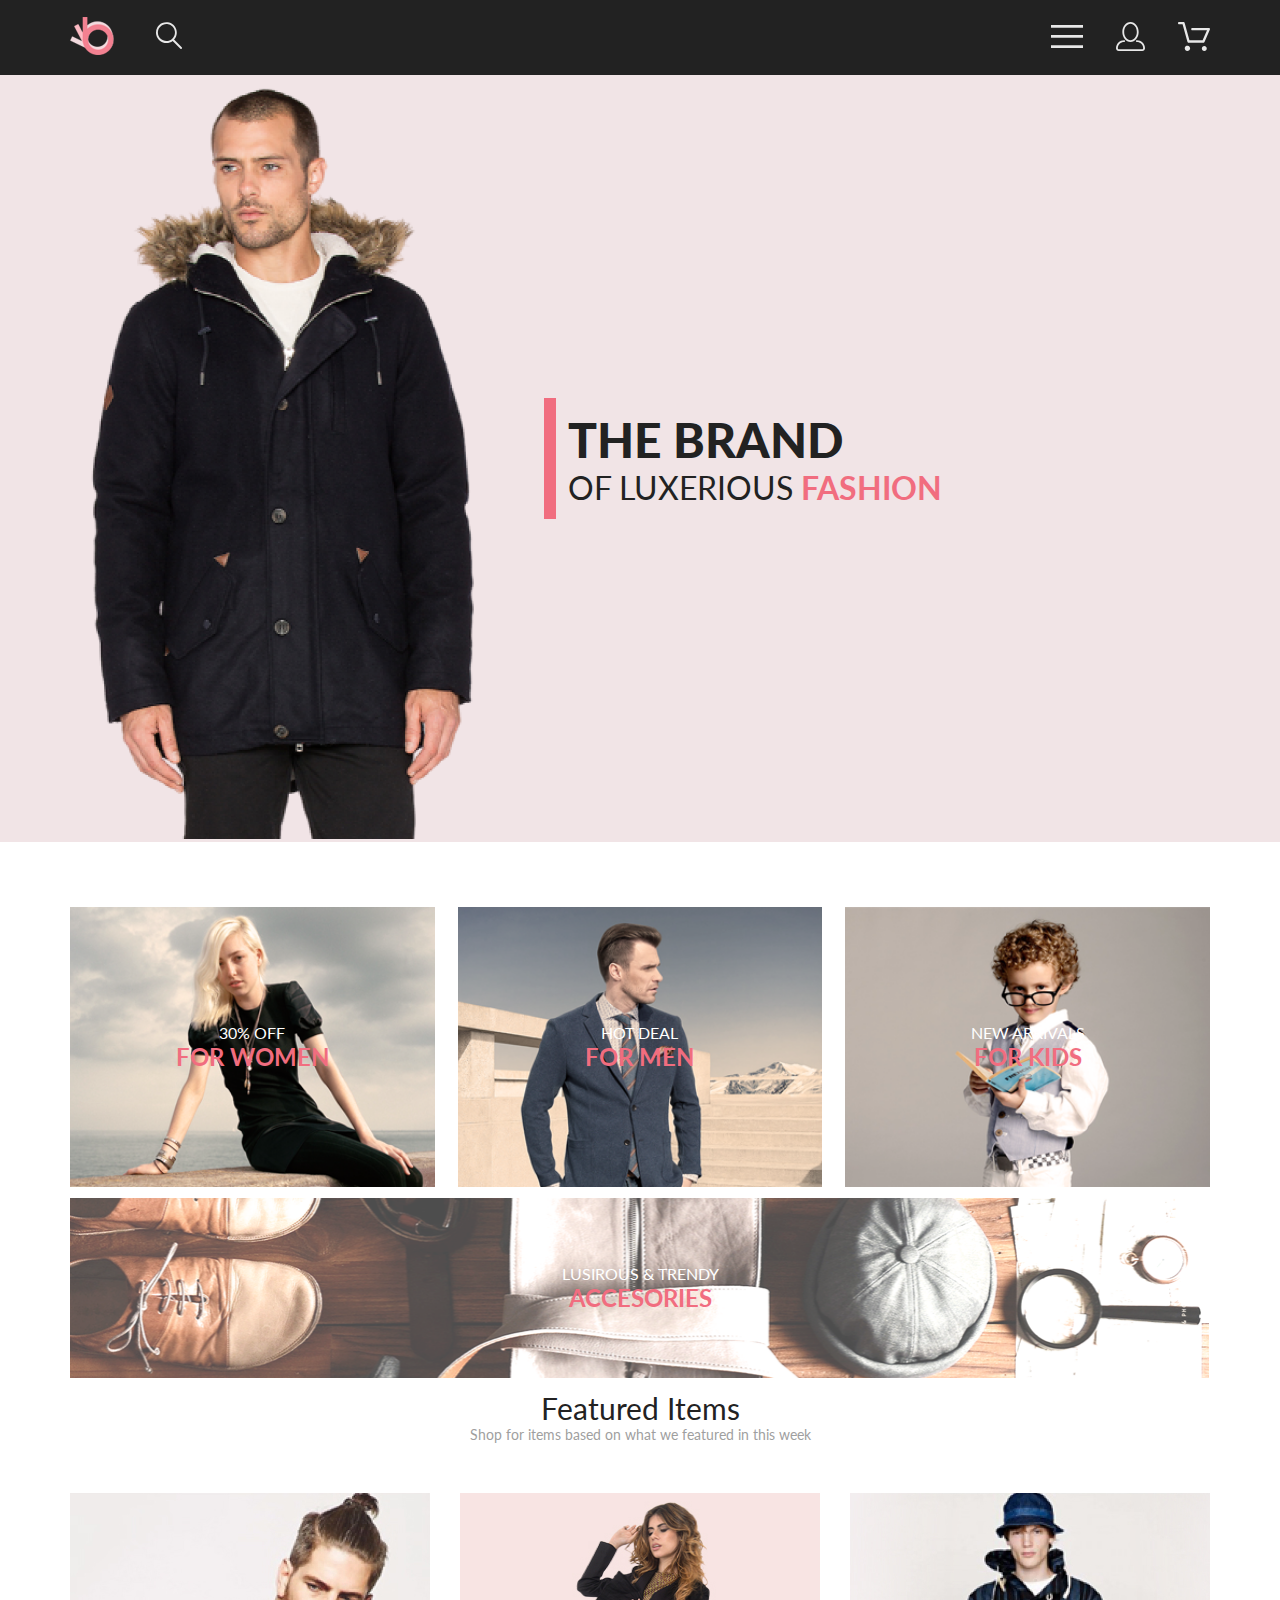
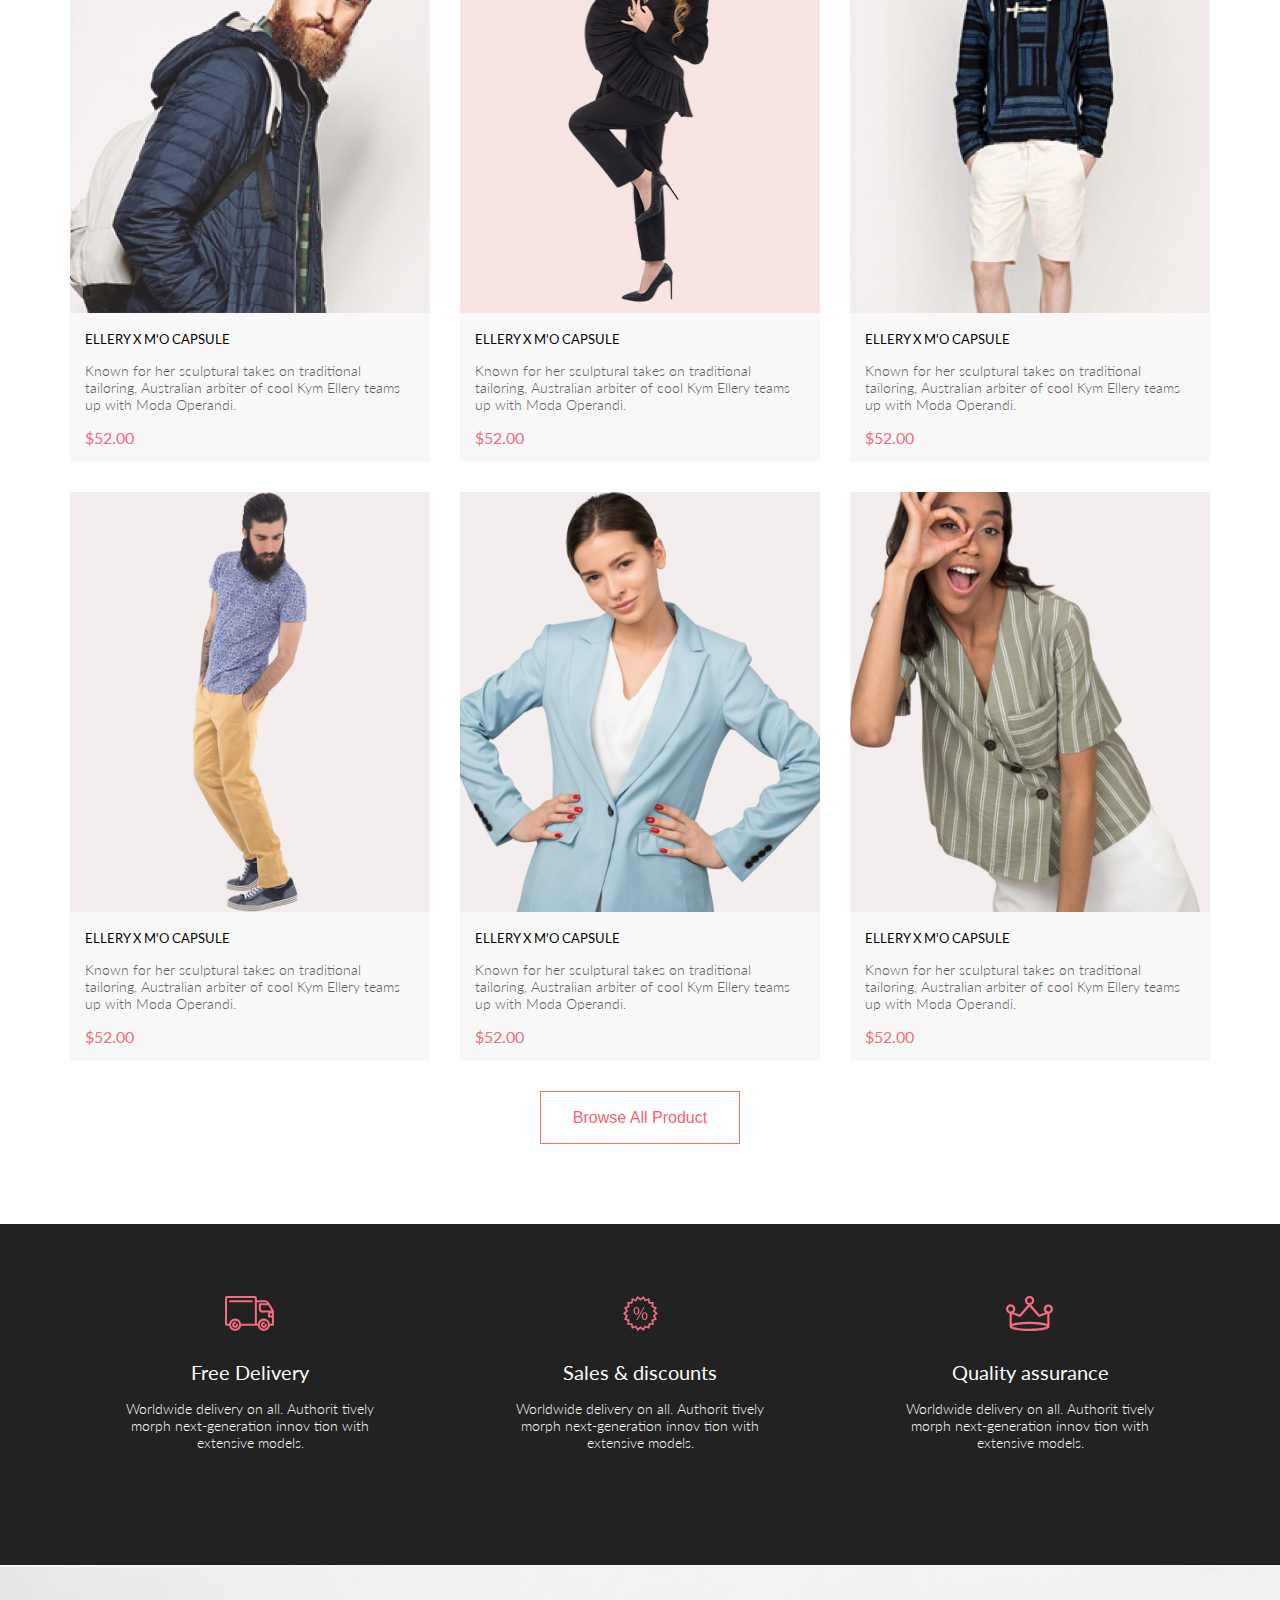
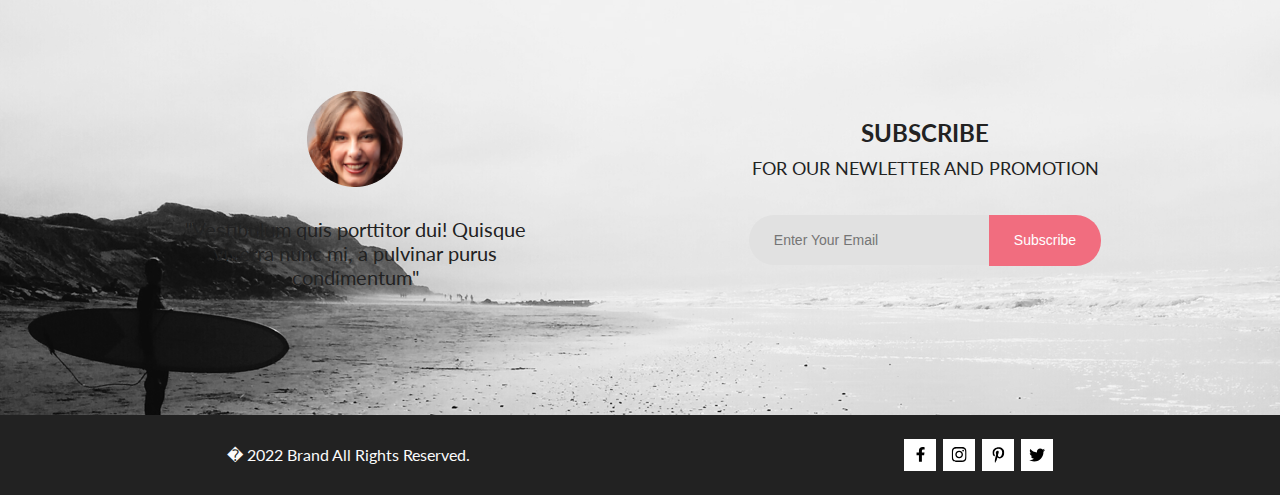
<file: index.html>
<!DOCTYPE html>
<html lang="en">
<head>
    <meta charset="UTF-8">
    <meta http-equiv="X-UA-Compatible" content="IE=edge">
    <meta name="viewport" content="width=device-width, initial-scale=1.0">
    <link rel="preconnect" href="https://fonts.googleapis.com">
    <link rel="preconnect" href="https://fonts.gstatic.com" crossorigin>
    <link href="https://fonts.googleapis.com/css2?family=Lato:wght@300;400;900&display=swap" rel="stylesheet">
    <link rel="stylesheet" href="style.css">

    <title>Document</title>
</head>
<body>
    <div class="container">
        <header>
            <div class="header center">
                <div class="header__left">
                    <div class="logo">
                        <a href="index.html">
                           <img src="img/logo.svg" alt="logo">
                        </a>
                    </div>
                    <div class="search">
                        <a href="#">
                            <svg width="27" height="28" viewBox="0 0 27 28" fill="none" xmlns="http://www.w3.org/2000/svg">
                            <path d="M19.0586 17.6249C20.6703 15.8648 21.6272 13.6038 21.7688 11.2215C21.9103 8.8392 21.2279 6.48075 19.836 4.5422C18.4441 2.60365 16.4275 1.20306 14.125 0.575643C11.8224 -0.0517774 9.37412 0.132183 7.19119 1.09663C5.00826 2.06108 3.22365 3.74727 2.13706 5.87205C1.05047 7.99682 0.728077 10.4308 1.22402 12.7652C1.71996 15.0996 3.00403 17.1922 4.8606 18.6917C6.71717 20.1912 9.03316 21.0063 11.4196 20.9999C13.672 21.003 15.8635 20.269 17.6597 18.9099L25.4076 26.7169C25.4931 26.806 25.5956 26.8771 25.7089 26.926C25.8222 26.975 25.9442 27.0008 26.0676 27.0019C26.1913 27.0023 26.3138 26.9772 26.4273 26.9282C26.5409 26.8792 26.6431 26.8072 26.7276 26.7169C26.9016 26.536 26.9987 26.2949 26.9987 26.0439C26.9987 25.793 26.9016 25.5518 26.7276 25.3709L19.0586 17.6249ZM2.88565 10.4999C2.89848 8.81465 3.40996 7.17089 4.35561 5.77587C5.30126 4.38086 6.63875 3.29703 8.19946 2.66102C9.76017 2.02501 11.4743 1.86529 13.1256 2.202C14.7769 2.53871 16.2917 3.35678 17.4788 4.55307C18.6659 5.74935 19.4722 7.27031 19.7962 8.92421C20.1202 10.5781 19.9473 12.2909 19.2993 13.8467C18.6512 15.4024 17.5571 16.7315 16.1549 17.6664C14.7526 18.6013 13.105 19.1001 11.4196 19.0999C9.14819 19.0891 6.97384 18.1774 5.37386 16.5651C3.77388 14.9527 2.879 12.7714 2.88565 10.4999V10.4999Z" fill="#E8E8E8"/>
                            </svg>
                        </a>
                    </div>
                </div>     
                <div class="header__right">
                    <div class="menu">
                        <a href="#">
                            <svg width="32" height="23" viewBox="0 0 32 23" fill="none" xmlns="http://www.w3.org/2000/svg">
                            <path d="M0 23V20.31H32V23H0ZM0 12.76V10.07H32V12.76H0ZM0 2.69V0H32V2.69H0Z" fill="#E8E8E8"/>
                            </svg>
                        </a>
                    </div>
                    <div class="account">
                        <a href="#">
                            <svg width="29" height="29" viewBox="0 0 29 29" fill="none" xmlns="http://www.w3.org/2000/svg">
                            <path d="M14.5 19.937C19 19.937 22.656 15.464 22.656 9.968C22.656 4.472 19 0 14.5 0C13.3631 0.0217413 12.2463 0.303398 11.2351 0.823397C10.2239 1.34339 9.34507 2.08794 8.66602 3C7.12663 4.99573 6.30819 7.45381 6.34399 9.974C6.34399 15.465 10 19.937 14.5 19.937ZM14.5 1.813C18 1.813 20.844 5.472 20.844 9.969C20.844 14.466 17.998 18.125 14.5 18.125C11.002 18.125 8.15603 14.465 8.15503 9.969C8.15403 5.473 11 1.813 14.5 1.813ZM20.844 18.125C20.6036 18.125 20.373 18.2205 20.203 18.3905C20.033 18.5605 19.9375 18.7911 19.9375 19.0315C19.9375 19.2719 20.033 19.5025 20.203 19.6725C20.373 19.8425 20.6036 19.938 20.844 19.938C22.526 19.9399 24.1386 20.6088 25.3279 21.7982C26.5172 22.9875 27.1861 24.6 27.188 26.282C27.1875 26.5221 27.0918 26.7523 26.922 26.9221C26.7522 27.0918 26.5221 27.1875 26.282 27.188H2.71997C2.47985 27.1875 2.24975 27.0918 2.07996 26.9221C1.91016 26.7523 1.81449 26.5221 1.81396 26.282C1.81608 24.6001 2.48517 22.9877 3.67444 21.7985C4.86371 20.6092 6.47608 19.9401 8.15796 19.938C8.39825 19.938 8.62868 19.8425 8.79858 19.6726C8.96849 19.5027 9.06396 19.2723 9.06396 19.032C9.06396 18.7917 8.96849 18.5613 8.79858 18.3914C8.62868 18.2215 8.39825 18.126 8.15796 18.126C5.99541 18.1279 3.92201 18.9875 2.39258 20.5164C0.863144 22.0453 0.00264777 24.1185 0 26.281C0.000794067 27.0019 0.287502 27.693 0.797241 28.2027C1.30698 28.7125 1.99811 28.9992 2.71899 29H26.282C27.0027 28.9989 27.6936 28.7121 28.2031 28.2024C28.7126 27.6927 28.9992 27.0017 29 26.281C28.9974 24.1187 28.1372 22.0457 26.6083 20.5168C25.0793 18.9878 23.0063 18.1276 20.844 18.125Z" fill="#E8E8E8"/>
                            </svg>
                        </a>
                    </div>
                    <div class="basket">
                        <a href="#">
                            <svg width="32" height="29" viewBox="0 0 32 29" fill="none" xmlns="http://www.w3.org/2000/svg">
                            <path d="M26.2 29C25.5522 28.9738 24.9405 28.6948 24.4962 28.2227C24.0519 27.7506 23.8104 27.1232 23.8235 26.475C23.8366 25.8269 24.1033 25.2097 24.5663 24.7559C25.0293 24.3022 25.6518 24.048 26.3 24.048C26.9483 24.048 27.5707 24.3022 28.0337 24.7559C28.4967 25.2097 28.7634 25.8269 28.7765 26.475C28.7896 27.1232 28.5481 27.7506 28.1038 28.2227C27.6594 28.6948 27.0478 28.9738 26.4 29H26.2ZM6.75195 26.32C6.75195 25.79 6.90913 25.2718 7.20361 24.8311C7.4981 24.3904 7.91667 24.0469 8.40637 23.844C8.89608 23.6412 9.43496 23.5881 9.95483 23.6915C10.4747 23.7949 10.9522 24.0502 11.327 24.425C11.7018 24.7998 11.9571 25.2773 12.0605 25.7972C12.164 26.317 12.1108 26.8559 11.908 27.3456C11.7051 27.8353 11.3616 28.2539 10.9209 28.5483C10.4802 28.8428 9.96206 29 9.43201 29C9.0799 29.0003 8.73115 28.9311 8.40576 28.7966C8.08038 28.662 7.78472 28.4646 7.53564 28.2158C7.28657 27.9669 7.08903 27.6713 6.95422 27.3461C6.81942 27.0208 6.75 26.6721 6.75 26.32H6.75195ZM10.552 20.686C10.2926 20.6868 10.04 20.6024 9.83313 20.4457C9.62629 20.2891 9.47661 20.0689 9.40698 19.819L4.57397 2.36401H1.18103C0.867544 2.36401 0.566883 2.23947 0.345215 2.01781C0.123547 1.79614 -0.000976562 1.49549 -0.000976562 1.18201C-0.000976562 0.868519 0.123547 0.567873 0.345215 0.346205C0.566883 0.124537 0.867544 5.81268e-06 1.18103 5.81268e-06H5.46204C5.72153 -0.00080736 5.97406 0.0837201 6.18079 0.240568C6.38751 0.397416 6.53686 0.617884 6.60596 0.868006L11.439 18.323H24.6169L29 8.27501H14.4C14.2418 8.27961 14.0844 8.25242 13.9369 8.19507C13.7894 8.13771 13.6549 8.05134 13.5414 7.94108C13.4279 7.83082 13.3376 7.69891 13.276 7.55315C13.2144 7.40739 13.1826 7.25075 13.1826 7.0925C13.1826 6.93426 13.2144 6.77762 13.276 6.63186C13.3376 6.4861 13.4279 6.35419 13.5414 6.24393C13.6549 6.13367 13.7894 6.0473 13.9369 5.98994C14.0844 5.93259 14.2418 5.90541 14.4 5.91001H30.813C31.0087 5.90996 31.2013 5.95866 31.3734 6.05172C31.5456 6.14478 31.6918 6.27926 31.799 6.44301C31.9068 6.60729 31.9724 6.79569 31.9899 6.99145C32.0073 7.18721 31.9762 7.38424 31.899 7.565L26.494 19.977C26.4016 20.1876 26.25 20.3668 26.0575 20.4927C25.865 20.6186 25.64 20.6858 25.41 20.686H10.552Z" fill="#E8E8E8"/>
                            </svg>
                        </a>
                    </div>
                </div> 
            </div>
        </header>
        <section class="section__main">
            <div class="main">
                <div class="main__foto">
                    <img src="img/main_foto.png" alt="main foto">
                </div>
                <div class="main__header">
                    <h1>The Brand</h1>
                    <h2>of luxerious <span>fashion</span></h2>
                </div>
            </div>
        </section>
        <div class="section__offer">
            <div class="offer center">
                <div class="offer__item women">
                    <div class="offer__descrtiption">
                        <div class="offer__what">30% OFF</div>
                        <div class="offer__for">FOR WOMEN</div>
                    </div>
                </div>
                <div class="offer__item men">
                    <div class="offer__descrtiption">
                        <div class="offer__what">HOT DEAL</div>
                        <div class="offer__for">FOR MEN</div>
                    </div>
                </div>
                <div class="offer__item kids">
                    <div class="offer__descrtiption">
                        <div class="offer__what">NEW ARRIVALS</div>
                        <div class="offer__for">FOR KIDS</div>
                    </div>
                </div>
            </div>
            <div class="offer center">
                <div class="offer__item accesories">
                    <div class="offer__descrtiption">
                        <div class="offer__what">LUSIROUS & TRENDY</div>
                        <div class="offer__for">ACCESORIES</div>
                    </div>
                </div>
            </div>
        </div>
        <section class="section__featured">
            <div class="featured__description">
                <h2>Featured Items</h2>
                <p>Shop for items based on what we featured in this week</p>
            </div>
            <div class="featured__items  center">
                <div class="featured__item">
                    <div class="featured__img">
                        <img src="img/1.jpg" alt="item-foto">
                        <div class="add__basket">
                            <button><span class="button__basket">Add to Cart</span> </button>
                        </div>
                    </div>
                    
                    <div class="featured__name">ELLERY X M'O CAPSULE</div>
                    <p>Known for her sculptural takes on traditional tailoring, Australian arbiter of cool Kym Ellery teams up with Moda Operandi.</p>
                    <div class="price">$52.00</div>
                </div>
                <div class="featured__item">
                    <div class="featured__img">
                        <img src="img/2.jpg" alt="item-foto">
                        <div class="add__basket">
                            <button><span class="button__basket">Add to Cart</span> </button>
                        </div>
                    </div>
                    <div class="featured__name">ELLERY X M'O CAPSULE</div>
                    <p>Known for her sculptural takes on traditional tailoring, Australian arbiter of cool Kym Ellery teams up with Moda Operandi.</p>
                    <div class="price">$52.00</div>
                </div>
                <div class="featured__item">
                    <div class="featured__img">
                        <img src="img/3.jpg" alt="item-foto">
                        <div class="add__basket">
                            <button><span class="button__basket">Add to Cart</span> </button>
                        </div>
                    </div>
                    <div class="featured__name">ELLERY X M'O CAPSULE</div>
                    <p>Known for her sculptural takes on traditional tailoring, Australian arbiter of cool Kym Ellery teams up with Moda Operandi.</p>
                    <div class="price">$52.00</div>
                </div>
                <div class="featured__item">
                    <div class="featured__img">
                        <img src="img/4.jpg" alt="item-foto">
                        <div class="add__basket">
                            <button><span class="button__basket">Add to Cart</span> </button>
                        </div>
                    </div>
                    <div class="featured__name">ELLERY X M'O CAPSULE</div>
                    <p>Known for her sculptural takes on traditional tailoring, Australian arbiter of cool Kym Ellery teams up with Moda Operandi.</p>
                    <div class="price">$52.00</div>
                </div>
                <div class="featured__item">
                    <div class="featured__img">
                        <img src="img/5.jpg" alt="item-foto">
                        <div class="add__basket">
                            <button><span class="button__basket">Add to Cart</span> </button>
                        </div>
                    </div>
                    <div class="featured__name">ELLERY X M'O CAPSULE</div>
                    <p>Known for her sculptural takes on traditional tailoring, Australian arbiter of cool Kym Ellery teams up with Moda Operandi.</p>
                    <div class="price">$52.00</div>
                </div>
                <div class="featured__item">
                    <div class="featured__img">
                        <img src="img/6.jpg" alt="item-foto">
                        <div class="add__basket">
                            <button><span class="button__basket">Add to Cart</span> </button>
                        </div>
                    </div>
                    <div class="featured__name">ELLERY X M'O CAPSULE</div>
                    <p>Known for her sculptural takes on traditional tailoring, Australian arbiter of cool Kym Ellery teams up with Moda Operandi.</p>
                    <div class="price">$52.00</div>
                </div>
            </div>
            <div class="featured__all center">
                <button>Browse All Product</button>
            </div>
        </section>
        <footer class="footer">
            <div class="cards__container">
                <div class="cards center">
                    <figure class="card">
                        <img src="img/delivery.svg" alt="">
                        <div class="card__title">Free Delivery</div>
                        <div class="card__text">
                            Worldwide delivery on all. Authorit tively morph next-generation innov tion with extensive models.
                        </div>
                    </figure>
                    <figure class="card">
                        <img src="img/sales.svg" alt="">
                        <div class="card__title">Sales & discounts</div>
                        <div class="card__text">
                            Worldwide delivery on all. Authorit tively morph next-generation innov tion with extensive models.
                    </div>
                    </figure>
                    <figure class="card">
                        <img src="img/assurance.svg" alt="">
                        <div class="card__title">Quality assurance</div>
                        <div class="card__text">
                            Worldwide delivery on all. Authorit tively morph next-generation innov tion with extensive models.
                        </div>
                    </figure>
                </div>
            </div>
            <div class="subscribe__container">
                <div class="subscribe center">
                    <div class="girl">
                        <img src="img/girl.png" alt="">
                        <p>"Vestibulum quis porttitor dui! Quisque viverra nunc mi, a pulvinar purus condimentum"</p>
                    </div>
                    <div class="subscribe__right">
                        <div class="subscribe__title">SUBSCRIBE</div>
                        <div class="subscribe__text">FOR OUR NEWLETTER AND PROMOTION</div>
                        <div class="subscribe__form">
                            <input type="email" placeholder="Enter Your Email" ><button>Subscribe</button>
                        </div>
                    </div>
                </div>
            </div>
            <div class="copyright__container">
                <div class="social__copyright center">
                    <div class="copyright">
                        � 2022  Brand  All Rights Reserved.
                    </div>
                    <div class="social">                          
                        <a href="#"><img src="img/facebook.svg" alt="facebook"></a>
                        <a href="#"><img src="img/instagram.svg" alt="instagram"></a>
                        <a href="#"><img src="img/pinterest.svg" alt="pinterest"></a>
                        <a href="#"><img src="img/twitter.svg" alt="twitter"></a>
                    </div>
                </div>
            </div> 
        </footer>
    </div>
</body>
</html>
</file>
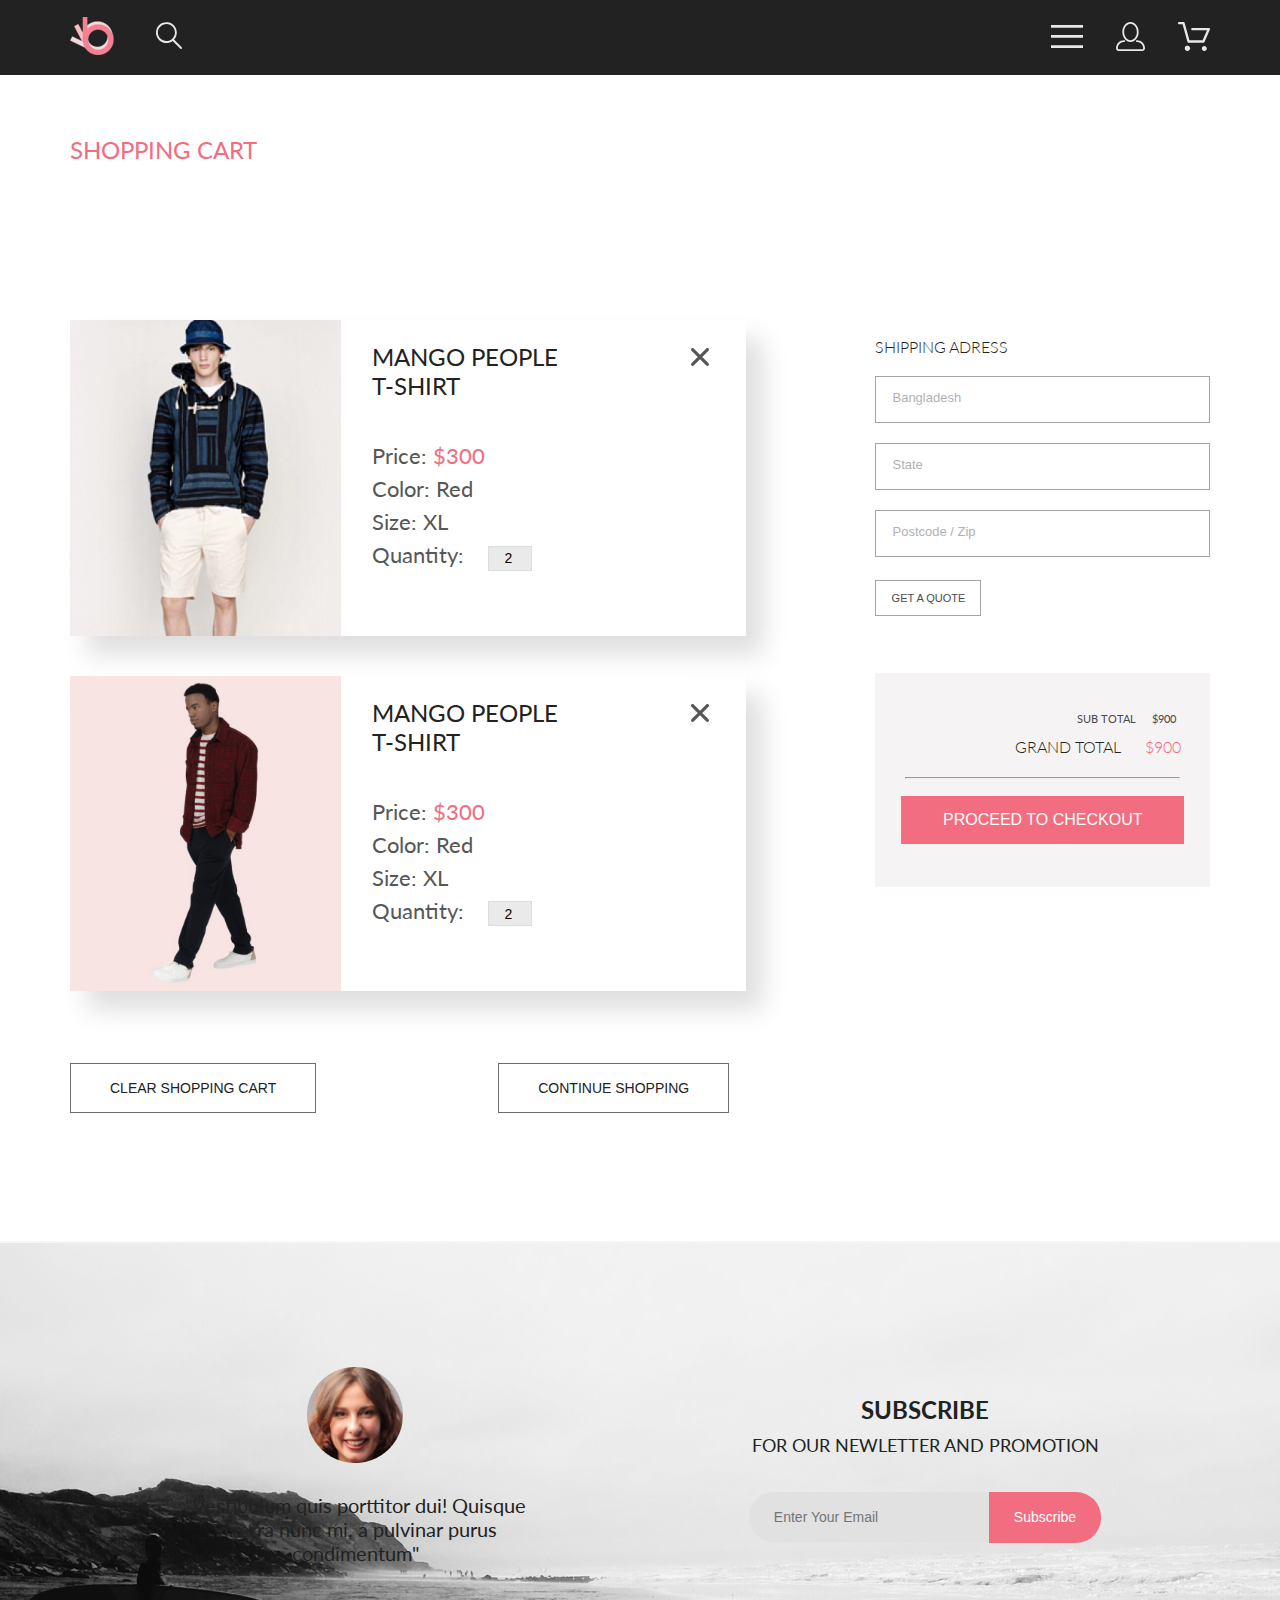
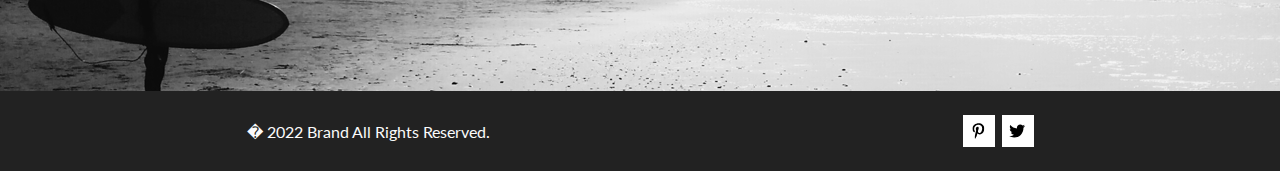
<file: cart.html>
<!DOCTYPE html>
<html lang="en">
<head>
    <meta charset="UTF-8">
    <meta name="viewport" content="width=device-width, initial-scale=1.0">
    <link rel="preconnect" href="https://fonts.googleapis.com">
    <link rel="preconnect" href="https://fonts.gstatic.com" crossorigin>
    <link href="https://fonts.googleapis.com/css2?family=Lato:wght@300;400;700;900&family=Roboto&display=swap" rel="stylesheet">
    <title>Cart</title>
    <link rel="stylesheet" href="style.css">
</head>
<body>
    <div class="container">
        <header>
            <div class="header center">
                <div class="header__left">
                    <div class="logo">
                        <a href="index.html">
                           <img src="img/logo.svg" alt="logo">
                        </a>
                    </div>
                    <div class="search">
                        <a href="#">
                            <svg width="27" height="28" viewBox="0 0 27 28" fill="none" xmlns="http://www.w3.org/2000/svg">
                            <path d="M19.0586 17.6249C20.6703 15.8648 21.6272 13.6038 21.7688 11.2215C21.9103 8.8392 21.2279 6.48075 19.836 4.5422C18.4441 2.60365 16.4275 1.20306 14.125 0.575643C11.8224 -0.0517774 9.37412 0.132183 7.19119 1.09663C5.00826 2.06108 3.22365 3.74727 2.13706 5.87205C1.05047 7.99682 0.728077 10.4308 1.22402 12.7652C1.71996 15.0996 3.00403 17.1922 4.8606 18.6917C6.71717 20.1912 9.03316 21.0063 11.4196 20.9999C13.672 21.003 15.8635 20.269 17.6597 18.9099L25.4076 26.7169C25.4931 26.806 25.5956 26.8771 25.7089 26.926C25.8222 26.975 25.9442 27.0008 26.0676 27.0019C26.1913 27.0023 26.3138 26.9772 26.4273 26.9282C26.5409 26.8792 26.6431 26.8072 26.7276 26.7169C26.9016 26.536 26.9987 26.2949 26.9987 26.0439C26.9987 25.793 26.9016 25.5518 26.7276 25.3709L19.0586 17.6249ZM2.88565 10.4999C2.89848 8.81465 3.40996 7.17089 4.35561 5.77587C5.30126 4.38086 6.63875 3.29703 8.19946 2.66102C9.76017 2.02501 11.4743 1.86529 13.1256 2.202C14.7769 2.53871 16.2917 3.35678 17.4788 4.55307C18.6659 5.74935 19.4722 7.27031 19.7962 8.92421C20.1202 10.5781 19.9473 12.2909 19.2993 13.8467C18.6512 15.4024 17.5571 16.7315 16.1549 17.6664C14.7526 18.6013 13.105 19.1001 11.4196 19.0999C9.14819 19.0891 6.97384 18.1774 5.37386 16.5651C3.77388 14.9527 2.879 12.7714 2.88565 10.4999V10.4999Z" fill="#E8E8E8"/>
                            </svg>
                        </a>
                    </div>
                </div>     
                <div class="header__right">
                    <div class="menu">
                        <a href="#">
                            <svg width="32" height="23" viewBox="0 0 32 23" fill="none" xmlns="http://www.w3.org/2000/svg">
                            <path d="M0 23V20.31H32V23H0ZM0 12.76V10.07H32V12.76H0ZM0 2.69V0H32V2.69H0Z" fill="#E8E8E8"/>
                            </svg>
                        </a>
                    </div>
                    <div class="account">
                        <a href="#">
                            <svg width="29" height="29" viewBox="0 0 29 29" fill="none" xmlns="http://www.w3.org/2000/svg">
                            <path d="M14.5 19.937C19 19.937 22.656 15.464 22.656 9.968C22.656 4.472 19 0 14.5 0C13.3631 0.0217413 12.2463 0.303398 11.2351 0.823397C10.2239 1.34339 9.34507 2.08794 8.66602 3C7.12663 4.99573 6.30819 7.45381 6.34399 9.974C6.34399 15.465 10 19.937 14.5 19.937ZM14.5 1.813C18 1.813 20.844 5.472 20.844 9.969C20.844 14.466 17.998 18.125 14.5 18.125C11.002 18.125 8.15603 14.465 8.15503 9.969C8.15403 5.473 11 1.813 14.5 1.813ZM20.844 18.125C20.6036 18.125 20.373 18.2205 20.203 18.3905C20.033 18.5605 19.9375 18.7911 19.9375 19.0315C19.9375 19.2719 20.033 19.5025 20.203 19.6725C20.373 19.8425 20.6036 19.938 20.844 19.938C22.526 19.9399 24.1386 20.6088 25.3279 21.7982C26.5172 22.9875 27.1861 24.6 27.188 26.282C27.1875 26.5221 27.0918 26.7523 26.922 26.9221C26.7522 27.0918 26.5221 27.1875 26.282 27.188H2.71997C2.47985 27.1875 2.24975 27.0918 2.07996 26.9221C1.91016 26.7523 1.81449 26.5221 1.81396 26.282C1.81608 24.6001 2.48517 22.9877 3.67444 21.7985C4.86371 20.6092 6.47608 19.9401 8.15796 19.938C8.39825 19.938 8.62868 19.8425 8.79858 19.6726C8.96849 19.5027 9.06396 19.2723 9.06396 19.032C9.06396 18.7917 8.96849 18.5613 8.79858 18.3914C8.62868 18.2215 8.39825 18.126 8.15796 18.126C5.99541 18.1279 3.92201 18.9875 2.39258 20.5164C0.863144 22.0453 0.00264777 24.1185 0 26.281C0.000794067 27.0019 0.287502 27.693 0.797241 28.2027C1.30698 28.7125 1.99811 28.9992 2.71899 29H26.282C27.0027 28.9989 27.6936 28.7121 28.2031 28.2024C28.7126 27.6927 28.9992 27.0017 29 26.281C28.9974 24.1187 28.1372 22.0457 26.6083 20.5168C25.0793 18.9878 23.0063 18.1276 20.844 18.125Z" fill="#E8E8E8"/>
                            </svg>
                        </a>
                    </div>
                    <div class="basket">
                        <a href="#">
                            <svg width="32" height="29" viewBox="0 0 32 29" fill="none" xmlns="http://www.w3.org/2000/svg">
                            <path d="M26.2 29C25.5522 28.9738 24.9405 28.6948 24.4962 28.2227C24.0519 27.7506 23.8104 27.1232 23.8235 26.475C23.8366 25.8269 24.1033 25.2097 24.5663 24.7559C25.0293 24.3022 25.6518 24.048 26.3 24.048C26.9483 24.048 27.5707 24.3022 28.0337 24.7559C28.4967 25.2097 28.7634 25.8269 28.7765 26.475C28.7896 27.1232 28.5481 27.7506 28.1038 28.2227C27.6594 28.6948 27.0478 28.9738 26.4 29H26.2ZM6.75195 26.32C6.75195 25.79 6.90913 25.2718 7.20361 24.8311C7.4981 24.3904 7.91667 24.0469 8.40637 23.844C8.89608 23.6412 9.43496 23.5881 9.95483 23.6915C10.4747 23.7949 10.9522 24.0502 11.327 24.425C11.7018 24.7998 11.9571 25.2773 12.0605 25.7972C12.164 26.317 12.1108 26.8559 11.908 27.3456C11.7051 27.8353 11.3616 28.2539 10.9209 28.5483C10.4802 28.8428 9.96206 29 9.43201 29C9.0799 29.0003 8.73115 28.9311 8.40576 28.7966C8.08038 28.662 7.78472 28.4646 7.53564 28.2158C7.28657 27.9669 7.08903 27.6713 6.95422 27.3461C6.81942 27.0208 6.75 26.6721 6.75 26.32H6.75195ZM10.552 20.686C10.2926 20.6868 10.04 20.6024 9.83313 20.4457C9.62629 20.2891 9.47661 20.0689 9.40698 19.819L4.57397 2.36401H1.18103C0.867544 2.36401 0.566883 2.23947 0.345215 2.01781C0.123547 1.79614 -0.000976562 1.49549 -0.000976562 1.18201C-0.000976562 0.868519 0.123547 0.567873 0.345215 0.346205C0.566883 0.124537 0.867544 5.81268e-06 1.18103 5.81268e-06H5.46204C5.72153 -0.00080736 5.97406 0.0837201 6.18079 0.240568C6.38751 0.397416 6.53686 0.617884 6.60596 0.868006L11.439 18.323H24.6169L29 8.27501H14.4C14.2418 8.27961 14.0844 8.25242 13.9369 8.19507C13.7894 8.13771 13.6549 8.05134 13.5414 7.94108C13.4279 7.83082 13.3376 7.69891 13.276 7.55315C13.2144 7.40739 13.1826 7.25075 13.1826 7.0925C13.1826 6.93426 13.2144 6.77762 13.276 6.63186C13.3376 6.4861 13.4279 6.35419 13.5414 6.24393C13.6549 6.13367 13.7894 6.0473 13.9369 5.98994C14.0844 5.93259 14.2418 5.90541 14.4 5.91001H30.813C31.0087 5.90996 31.2013 5.95866 31.3734 6.05172C31.5456 6.14478 31.6918 6.27926 31.799 6.44301C31.9068 6.60729 31.9724 6.79569 31.9899 6.99145C32.0073 7.18721 31.9762 7.38424 31.899 7.565L26.494 19.977C26.4016 20.1876 26.25 20.3668 26.0575 20.4927C25.865 20.6186 25.64 20.6858 25.41 20.686H10.552Z" fill="#E8E8E8"/>
                            </svg>
                        </a>
                    </div>
                </div> 
            </div>
        </header>
        <div class="top-head center">
            <h2 class="top-head__heading">SHOPPING CART</h2>
        </div>
        <main class="content-box center">
            <div class="content-left">
                <div class="content-left__cart">
                    <img src="img/3.jpg" alt="cart img" class="content-left__img">
                    <div class="content-left__description">
                        <h2 class="content-left__title">MANGO PEOPLE <br> T-SHIRT</h2>
                        <div class="content-left__text">
                            <p>Price: <span style="color: #F16D7F;">$300</span></p>
                            <p>Color: Red</p>
                            <p>Size: XL </p>
                            <div class="content-left__quantity">
                                <p class="content-left__text">Quantity:</p>
                                <form class="checkBox">
                                    <input type="number" value="2">
                                </form>
                            </div>
                        </div>
                    </div>
                    <button class="content-left__close" type="reset">
                        <svg width="18" height="18" viewBox="0 0 18 18" fill="none" xmlns="http://www.w3.org/2000/svg">
                            <path d="M11.2453 9L17.5302 2.71516C17.8285 2.41741 17.9962 2.01336 17.9966 1.59191C17.997 1.17045 17.8299 0.76611 17.5322 0.467832C17.2344 0.169555 16.8304 0.00177586 16.4089 0.00140366C15.9875 0.00103146 15.5831 0.168097 15.2848 0.465848L9 6.75069L2.71516 0.465848C2.41688 0.167571 2.01233 0 1.5905 0C1.16868 0 0.764125 0.167571 0.465848 0.465848C0.167571 0.764125 0 1.16868 0 1.5905C0 2.01233 0.167571 2.41688 0.465848 2.71516L6.75069 9L0.465848 15.2848C0.167571 15.5831 0 15.9877 0 16.4095C0 16.8313 0.167571 17.2359 0.465848 17.5342C0.764125 17.8324 1.16868 18 1.5905 18C2.01233 18 2.41688 17.8324 2.71516 17.5342L9 11.2493L15.2848 17.5342C15.5831 17.8324 15.9877 18 16.4095 18C16.8313 18 17.2359 17.8324 17.5342 17.5342C17.8324 17.2359 18 16.8313 18 16.4095C18 15.9877 17.8324 15.5831 17.5342 15.2848L11.2453 9Z" fill="#575757"/>
                        </svg>                            
                    </button>
                </div>
                <div class="content-left__cart">
                    <img src="img/men2.jpg" alt="cart img" class="content-left__img">
                    <div class="content-left__description">
                        <h2 class="content-left__title">MANGO PEOPLE <br> T-SHIRT</h2>
                        <div class="content-left__text">
                            <p>Price: <span style="color: #F16D7F;">$300</span></p>
                            <p>Color: Red</p>
                            <p>Size: XL </p>
                            <div class="content-left__quantity">
                                <p class="content-left__text">Quantity:</p>
                                <form class="checkBox">
                                    <input type="number" value="2">
                                </form>
                            </div>
                        </div>
                    </div>
                    <button class="content-left__close" type="reset">
                        <svg width="18" height="18" viewBox="0 0 18 18" fill="none" xmlns="http://www.w3.org/2000/svg">
                            <path d="M11.2453 9L17.5302 2.71516C17.8285 2.41741 17.9962 2.01336 17.9966 1.59191C17.997 1.17045 17.8299 0.76611 17.5322 0.467832C17.2344 0.169555 16.8304 0.00177586 16.4089 0.00140366C15.9875 0.00103146 15.5831 0.168097 15.2848 0.465848L9 6.75069L2.71516 0.465848C2.41688 0.167571 2.01233 0 1.5905 0C1.16868 0 0.764125 0.167571 0.465848 0.465848C0.167571 0.764125 0 1.16868 0 1.5905C0 2.01233 0.167571 2.41688 0.465848 2.71516L6.75069 9L0.465848 15.2848C0.167571 15.5831 0 15.9877 0 16.4095C0 16.8313 0.167571 17.2359 0.465848 17.5342C0.764125 17.8324 1.16868 18 1.5905 18C2.01233 18 2.41688 17.8324 2.71516 17.5342L9 11.2493L15.2848 17.5342C15.5831 17.8324 15.9877 18 16.4095 18C16.8313 18 17.2359 17.8324 17.5342 17.5342C17.8324 17.2359 18 16.8313 18 16.4095C18 15.9877 17.8324 15.5831 17.5342 15.2848L11.2453 9Z" fill="#575757"/>
                        </svg>                            
                    </button>
                </div>
                <div class="content-left__buttons">
                    <button class="content-left__button" type="reset">CLEAR SHOPPING CART</button>
                    <button class="content-left__button" type="button">CONTINUE SHOPPING</button>
                </div>
            </div>
            <div class="content-right">
                <div class="content-right__adress">
                    <h4 class="content-right__shipping">SHIPPING ADRESS</h4>
                    <form class="content-right__form">
                        <input class="content-right__input" type="text" placeholder="Bangladesh">
                        <input class="content-right__input" type="text" placeholder="State">
                        <input class="content-right__input" type="text" placeholder="Postcode / Zip">
                        <button class="content-right__button" type="submit">GET A QUOTE</button>
                    </form>
                </div>
                <div class="content-right__total">
                    <p class="content-right__sub">SUB TOTAL</p>
                    <p class="content-right__grand">GRAND TOTAL</p>
                    <hr class="content-right__line">
                    <button class="content-right__checkout">PROCEED TO CHECKOUT</button>
                </div>
            </div>
        </main>
    </div>
    <footer class="footer">
        <div class="subscribe__container">
            <div class="subscribe center">
                <div class="girl">
                    <img src="img/girl.png" alt="">
                    <p>"Vestibulum quis porttitor dui! Quisque viverra nunc mi, a pulvinar purus condimentum"</p>
                </div>
                <div class="subscribe__right">
                    <div class="subscribe__title">SUBSCRIBE</div>
                    <div class="subscribe__text">FOR OUR NEWLETTER AND PROMOTION</div>
                    <div class="subscribe__form">
                        <input type="email"  placeholder="Enter Your Email" ><button>Subscribe</button>
                    </div>
                </div>
            </div>
        </div>
        <div class="copyright__container">
            <div class="social__copyright center">
                <div class="copyright">
                    � 2022  Brand  All Rights Reserved.
                </div>
                <div class="social">                          
                    <a href="#"><img src="img/pinterest.svg"  alt="pinterest"></a>
                    <a href="#"><img src="img/twitter.svg"  alt="twitter"></a>
                </div>
            </div>
        </div> 
    </footer>
</body>
</html>
</file>
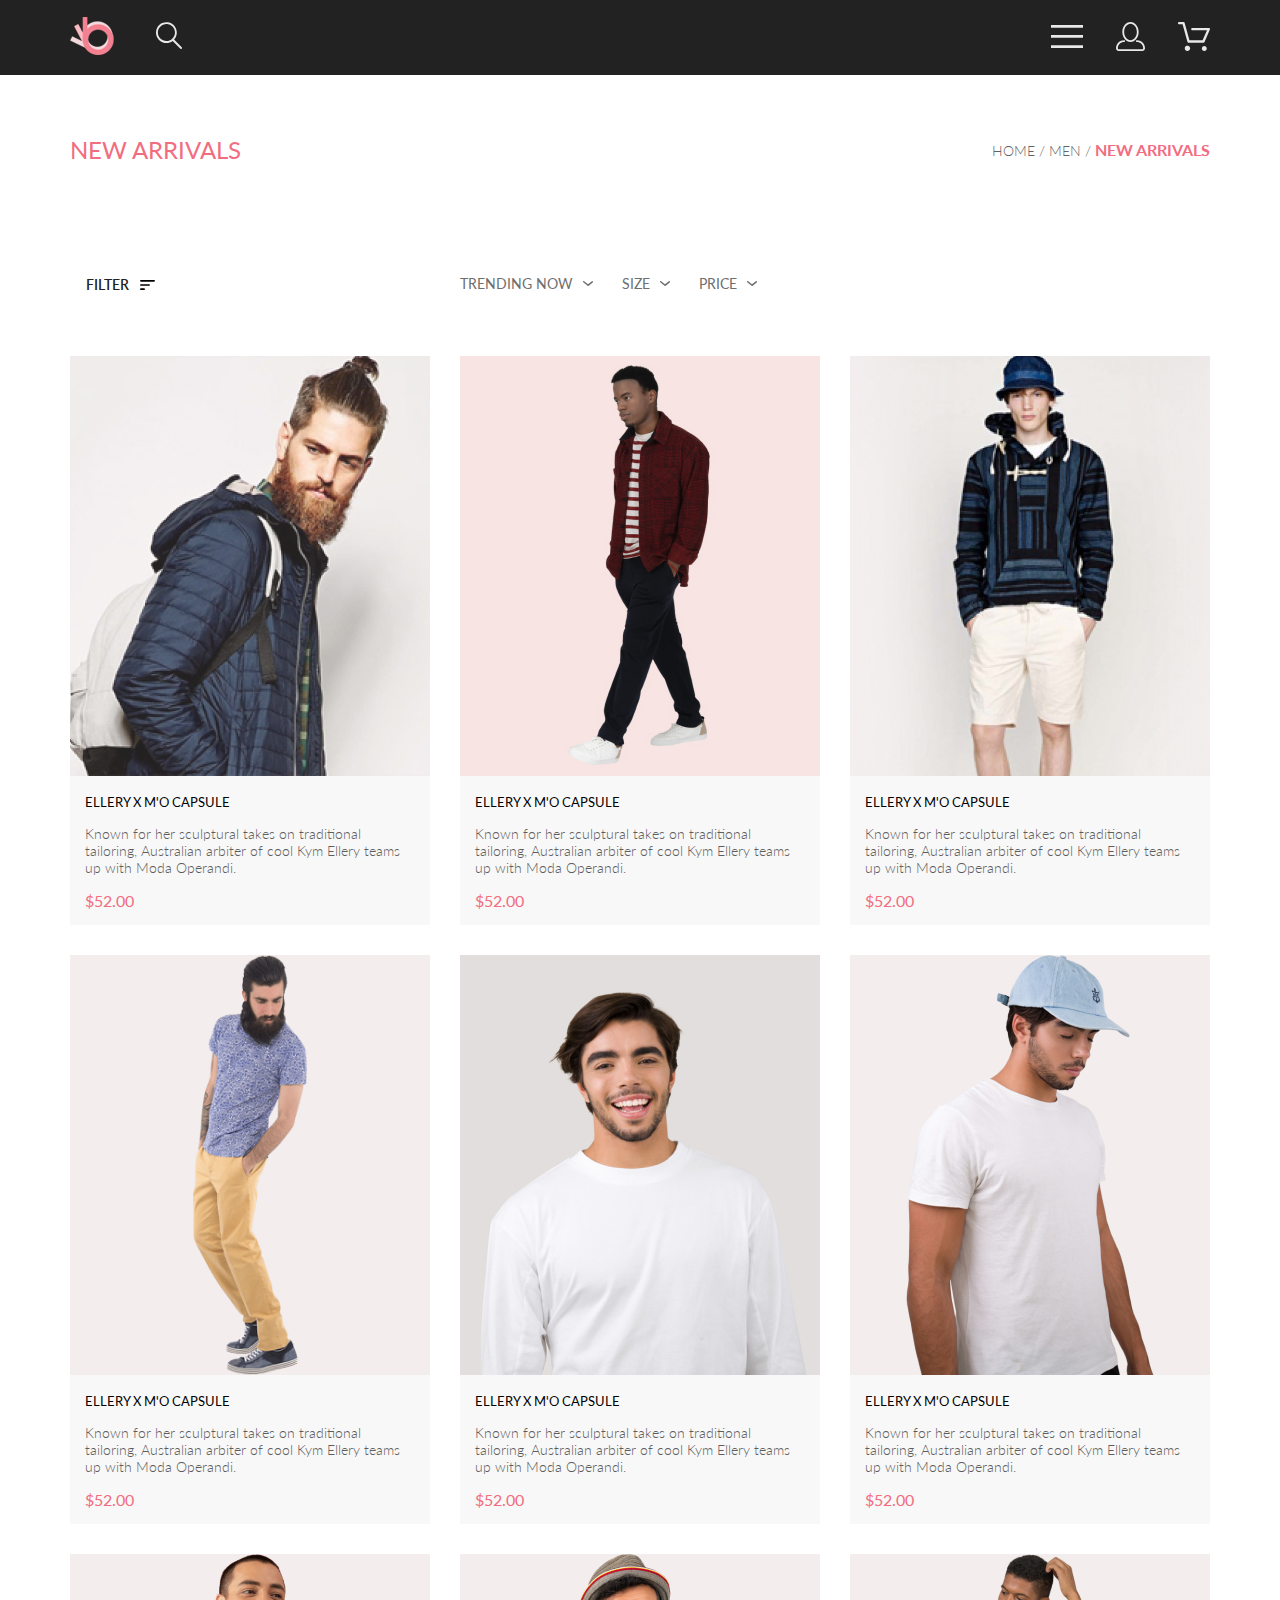
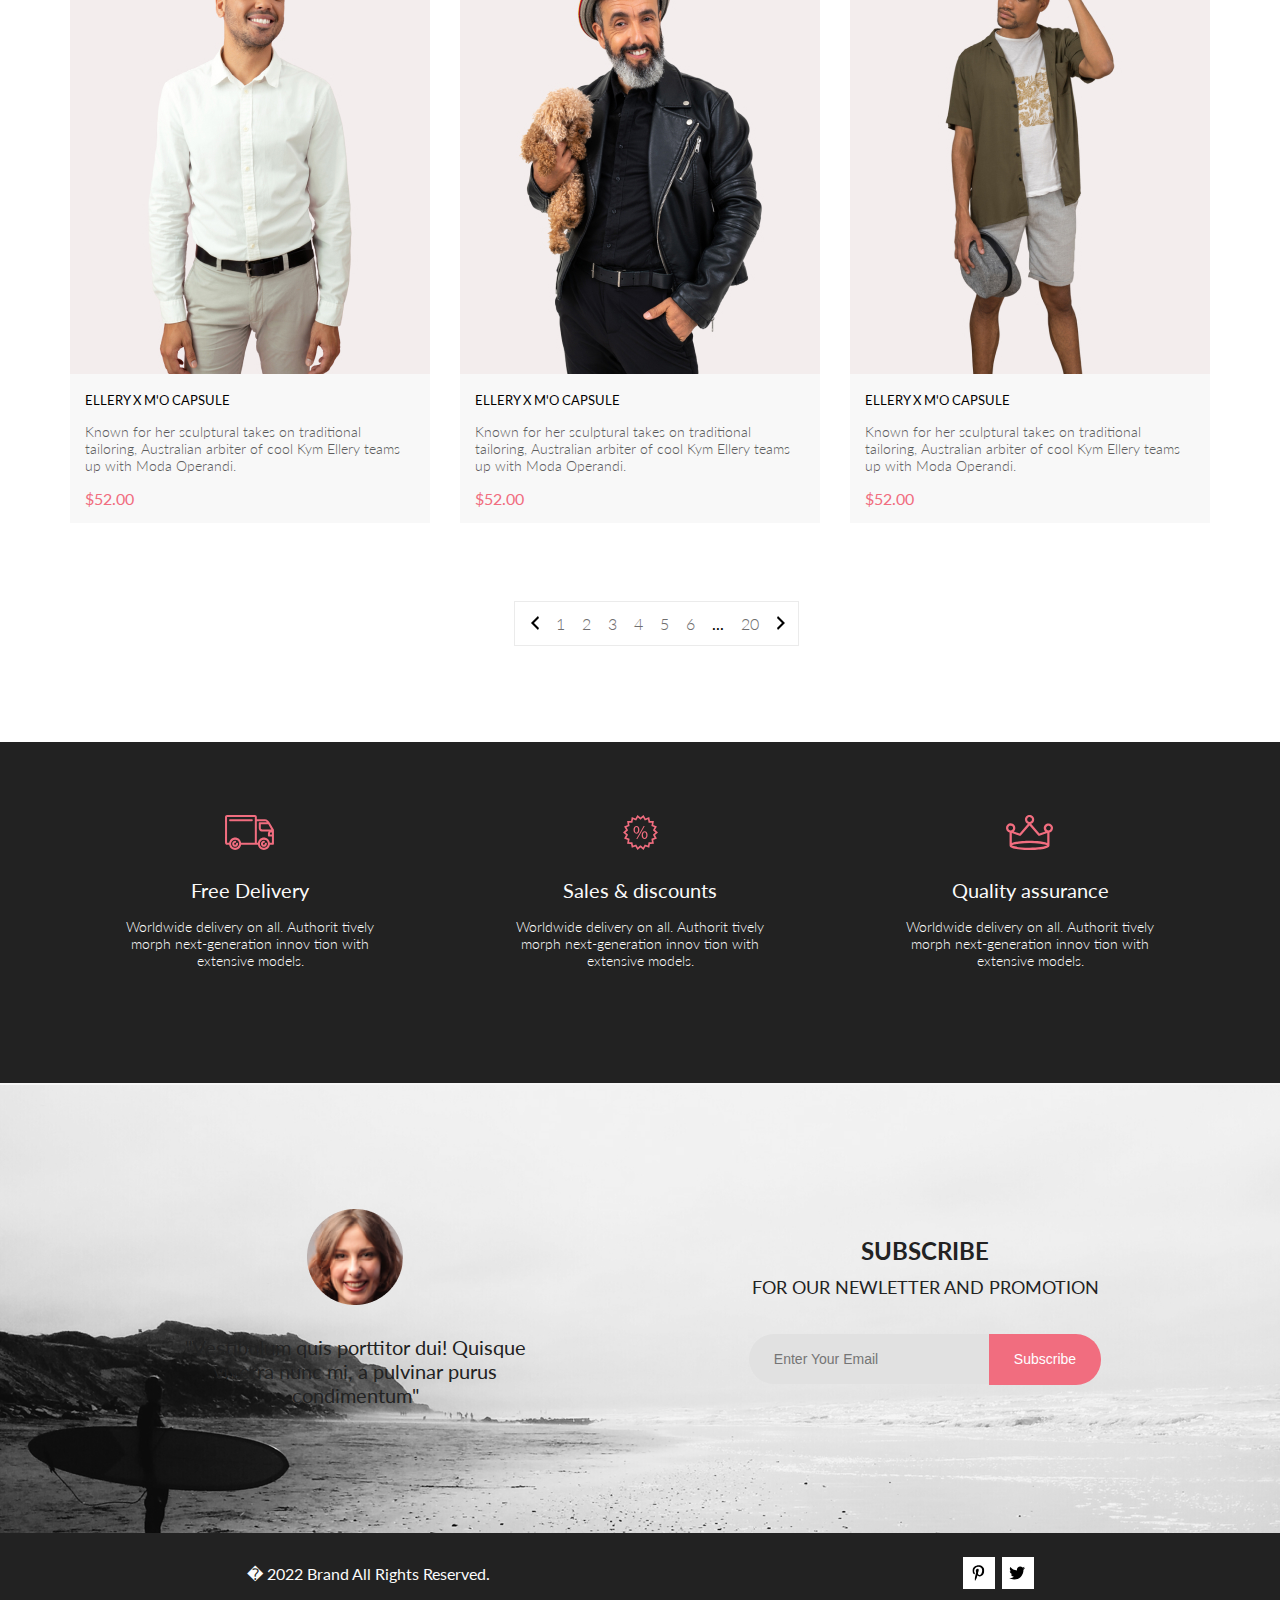
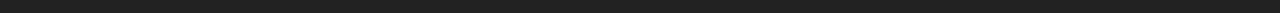
<file: catalog.html>
<!DOCTYPE html>
<html lang="en">
<head>
    <meta charset="UTF-8">
    <meta name="viewport" content="width=device-width, initial-scale=1.0">
    <link rel="preconnect" href="https://fonts.googleapis.com">
    <link rel="preconnect" href="https://fonts.gstatic.com" crossorigin>
    <link href="https://fonts.googleapis.com/css2?family=Lato:wght@300;400;700;900&family=Roboto&display=swap" rel="stylesheet">
    <title>Catalog</title>
    <link rel="stylesheet" href="style.css">
</head>
<body>
    <div class="container">
        <header>
            <div class="header center">
                <div class="header__left">
                    <div class="logo">
                        <a href="index.html">
                           <img src="img/logo.svg" alt="logo">
                        </a>
                    </div>
                    <div class="search">
                        <a href="#">
                            <svg width="27" height="28" viewBox="0 0 27 28" fill="none" xmlns="http://www.w3.org/2000/svg">
                            <path d="M19.0586 17.6249C20.6703 15.8648 21.6272 13.6038 21.7688 11.2215C21.9103 8.8392 21.2279 6.48075 19.836 4.5422C18.4441 2.60365 16.4275 1.20306 14.125 0.575643C11.8224 -0.0517774 9.37412 0.132183 7.19119 1.09663C5.00826 2.06108 3.22365 3.74727 2.13706 5.87205C1.05047 7.99682 0.728077 10.4308 1.22402 12.7652C1.71996 15.0996 3.00403 17.1922 4.8606 18.6917C6.71717 20.1912 9.03316 21.0063 11.4196 20.9999C13.672 21.003 15.8635 20.269 17.6597 18.9099L25.4076 26.7169C25.4931 26.806 25.5956 26.8771 25.7089 26.926C25.8222 26.975 25.9442 27.0008 26.0676 27.0019C26.1913 27.0023 26.3138 26.9772 26.4273 26.9282C26.5409 26.8792 26.6431 26.8072 26.7276 26.7169C26.9016 26.536 26.9987 26.2949 26.9987 26.0439C26.9987 25.793 26.9016 25.5518 26.7276 25.3709L19.0586 17.6249ZM2.88565 10.4999C2.89848 8.81465 3.40996 7.17089 4.35561 5.77587C5.30126 4.38086 6.63875 3.29703 8.19946 2.66102C9.76017 2.02501 11.4743 1.86529 13.1256 2.202C14.7769 2.53871 16.2917 3.35678 17.4788 4.55307C18.6659 5.74935 19.4722 7.27031 19.7962 8.92421C20.1202 10.5781 19.9473 12.2909 19.2993 13.8467C18.6512 15.4024 17.5571 16.7315 16.1549 17.6664C14.7526 18.6013 13.105 19.1001 11.4196 19.0999C9.14819 19.0891 6.97384 18.1774 5.37386 16.5651C3.77388 14.9527 2.879 12.7714 2.88565 10.4999V10.4999Z" fill="#E8E8E8"/>
                            </svg>
                        </a>
                    </div>
                </div>     
                <div class="header__right">
                    <div class="menu">
                        <a href="#">
                            <svg width="32" height="23" viewBox="0 0 32 23" fill="none" xmlns="http://www.w3.org/2000/svg">
                            <path d="M0 23V20.31H32V23H0ZM0 12.76V10.07H32V12.76H0ZM0 2.69V0H32V2.69H0Z" fill="#E8E8E8"/>
                            </svg>
                        </a>
                    </div>
                    <div class="account">
                        <a href="#">
                            <svg width="29" height="29" viewBox="0 0 29 29" fill="none" xmlns="http://www.w3.org/2000/svg">
                            <path d="M14.5 19.937C19 19.937 22.656 15.464 22.656 9.968C22.656 4.472 19 0 14.5 0C13.3631 0.0217413 12.2463 0.303398 11.2351 0.823397C10.2239 1.34339 9.34507 2.08794 8.66602 3C7.12663 4.99573 6.30819 7.45381 6.34399 9.974C6.34399 15.465 10 19.937 14.5 19.937ZM14.5 1.813C18 1.813 20.844 5.472 20.844 9.969C20.844 14.466 17.998 18.125 14.5 18.125C11.002 18.125 8.15603 14.465 8.15503 9.969C8.15403 5.473 11 1.813 14.5 1.813ZM20.844 18.125C20.6036 18.125 20.373 18.2205 20.203 18.3905C20.033 18.5605 19.9375 18.7911 19.9375 19.0315C19.9375 19.2719 20.033 19.5025 20.203 19.6725C20.373 19.8425 20.6036 19.938 20.844 19.938C22.526 19.9399 24.1386 20.6088 25.3279 21.7982C26.5172 22.9875 27.1861 24.6 27.188 26.282C27.1875 26.5221 27.0918 26.7523 26.922 26.9221C26.7522 27.0918 26.5221 27.1875 26.282 27.188H2.71997C2.47985 27.1875 2.24975 27.0918 2.07996 26.9221C1.91016 26.7523 1.81449 26.5221 1.81396 26.282C1.81608 24.6001 2.48517 22.9877 3.67444 21.7985C4.86371 20.6092 6.47608 19.9401 8.15796 19.938C8.39825 19.938 8.62868 19.8425 8.79858 19.6726C8.96849 19.5027 9.06396 19.2723 9.06396 19.032C9.06396 18.7917 8.96849 18.5613 8.79858 18.3914C8.62868 18.2215 8.39825 18.126 8.15796 18.126C5.99541 18.1279 3.92201 18.9875 2.39258 20.5164C0.863144 22.0453 0.00264777 24.1185 0 26.281C0.000794067 27.0019 0.287502 27.693 0.797241 28.2027C1.30698 28.7125 1.99811 28.9992 2.71899 29H26.282C27.0027 28.9989 27.6936 28.7121 28.2031 28.2024C28.7126 27.6927 28.9992 27.0017 29 26.281C28.9974 24.1187 28.1372 22.0457 26.6083 20.5168C25.0793 18.9878 23.0063 18.1276 20.844 18.125Z" fill="#E8E8E8"/>
                            </svg>
                        </a>
                    </div>
                    <div class="basket">
                        <a href="#">
                            <svg width="32" height="29" viewBox="0 0 32 29" fill="none" xmlns="http://www.w3.org/2000/svg">
                            <path d="M26.2 29C25.5522 28.9738 24.9405 28.6948 24.4962 28.2227C24.0519 27.7506 23.8104 27.1232 23.8235 26.475C23.8366 25.8269 24.1033 25.2097 24.5663 24.7559C25.0293 24.3022 25.6518 24.048 26.3 24.048C26.9483 24.048 27.5707 24.3022 28.0337 24.7559C28.4967 25.2097 28.7634 25.8269 28.7765 26.475C28.7896 27.1232 28.5481 27.7506 28.1038 28.2227C27.6594 28.6948 27.0478 28.9738 26.4 29H26.2ZM6.75195 26.32C6.75195 25.79 6.90913 25.2718 7.20361 24.8311C7.4981 24.3904 7.91667 24.0469 8.40637 23.844C8.89608 23.6412 9.43496 23.5881 9.95483 23.6915C10.4747 23.7949 10.9522 24.0502 11.327 24.425C11.7018 24.7998 11.9571 25.2773 12.0605 25.7972C12.164 26.317 12.1108 26.8559 11.908 27.3456C11.7051 27.8353 11.3616 28.2539 10.9209 28.5483C10.4802 28.8428 9.96206 29 9.43201 29C9.0799 29.0003 8.73115 28.9311 8.40576 28.7966C8.08038 28.662 7.78472 28.4646 7.53564 28.2158C7.28657 27.9669 7.08903 27.6713 6.95422 27.3461C6.81942 27.0208 6.75 26.6721 6.75 26.32H6.75195ZM10.552 20.686C10.2926 20.6868 10.04 20.6024 9.83313 20.4457C9.62629 20.2891 9.47661 20.0689 9.40698 19.819L4.57397 2.36401H1.18103C0.867544 2.36401 0.566883 2.23947 0.345215 2.01781C0.123547 1.79614 -0.000976562 1.49549 -0.000976562 1.18201C-0.000976562 0.868519 0.123547 0.567873 0.345215 0.346205C0.566883 0.124537 0.867544 5.81268e-06 1.18103 5.81268e-06H5.46204C5.72153 -0.00080736 5.97406 0.0837201 6.18079 0.240568C6.38751 0.397416 6.53686 0.617884 6.60596 0.868006L11.439 18.323H24.6169L29 8.27501H14.4C14.2418 8.27961 14.0844 8.25242 13.9369 8.19507C13.7894 8.13771 13.6549 8.05134 13.5414 7.94108C13.4279 7.83082 13.3376 7.69891 13.276 7.55315C13.2144 7.40739 13.1826 7.25075 13.1826 7.0925C13.1826 6.93426 13.2144 6.77762 13.276 6.63186C13.3376 6.4861 13.4279 6.35419 13.5414 6.24393C13.6549 6.13367 13.7894 6.0473 13.9369 5.98994C14.0844 5.93259 14.2418 5.90541 14.4 5.91001H30.813C31.0087 5.90996 31.2013 5.95866 31.3734 6.05172C31.5456 6.14478 31.6918 6.27926 31.799 6.44301C31.9068 6.60729 31.9724 6.79569 31.9899 6.99145C32.0073 7.18721 31.9762 7.38424 31.899 7.565L26.494 19.977C26.4016 20.1876 26.25 20.3668 26.0575 20.4927C25.865 20.6186 25.64 20.6858 25.41 20.686H10.552Z" fill="#E8E8E8"/>
                            </svg>
                        </a>
                    </div>
                </div> 
            </div>
        </header>
        <div class="top-head center">
            <h2 class="top-head__heading">NEW ARRIVALS</h2>
            <nav class="breadcrumbs">
                <a href="#" class="breadcrumbs__link">HOME /</a>
                <a href="#" class="breadcrumbs__link">MEN /</a>
                <a href="#" class="breadcrumbs__link_site">NEW ARRIVALS</a>
            </nav>
        </div>
        <div class="filter-sort center">
            <details class="filter">
                <summary class="filter__summary"><span class="filter__heading">FILTER</span> <svg class="filter__svg-dekstop" width="15" height="10" viewBox="0 0 15 10" fill="none" xmlns="http://www.w3.org/2000/svg">
                    <path d="M0.833333 10H4.16667C4.625 10 5 9.625 5 9.16667C5 8.70833 4.625 8.33333 4.16667 8.33333H0.833333C0.375 8.33333 0 8.70833 0 9.16667C0 9.625 0.375 10 0.833333 10ZM0 0.833333C0 1.29167 0.375 1.66667 0.833333 1.66667H14.1667C14.625 1.66667 15 1.29167 15 0.833333C15 0.375 14.625 0 14.1667 0H0.833333C0.375 0 0 0.375 0 0.833333ZM0.833333 5.83333H9.16667C9.625 5.83333 10 5.45833 10 5C10 4.54167 9.625 4.16667 9.16667 4.16667H0.833333C0.375 4.16667 0 4.54167 0 5C0 5.45833 0.375 5.83333 0.833333 5.83333Z" fill="black"/>
                    </svg>
                    </summary>
                    <div class="filter__content">
                        <details open class="filter__item">
                            <summary class="filter__head">CATEGORY</summary>
                            <div class="filter__link-box">
                                <a href="#" class="filter__link">Accessories</a>
                                <a href="#" class="filter__link">Bags</a>
                                <a href="#" class="filter__link">Denim</a>
                                <a href="#" class="filter__link">Hoodies & Sweatshirts</a>
                                <a href="#" class="filter__link">Jackets & Coats</a>
                                <a href="#" class="filter__link">Polos</a>
                                <a href="#" class="filter__link">Shirts</a>
                                <a href="#" class="filter__link">Shoes</a>
                                <a href="#" class="filter__link">Sweaters & Knits</a>
                                <a href="#" class="filter__link">T-Shirts</a>
                                <a href="#" class="filter__link">Tanks</a>
                            </div>
                        </details>
                        <details class="filter__item">
                            <summary class="filter__head">BRAND</summary>
                            <div class="filter__link-box">
                                <a href="#" class="filter__link">Accessories</a>
                                <a href="#" class="filter__link">Bags</a>
                                <a href="#" class="filter__link">Denim</a>
                                <a href="#" class="filter__link">Shoes</a>
                                <a href="#" class="filter__link">Sweaters & Knits</a>
                                <a href="#" class="filter__link">T-Shirts</a>
                                <a href="#" class="filter__link">Tanks</a>
                            </div>
                        </details>
                        <details class="filter__item">
                            <summary class="filter__head">DESIGNER</summary>
                            <div class="filter__link-box">
                                <a href="#" class="filter__link">Accessories</a>
                                <a href="#" class="filter__link">Bags</a>
                                <a href="#" class="filter__link">Denim</a>
                                <a href="#" class="filter__link">Shoes</a>
                                <a href="#" class="filter__link">T-Shirts</a>
                                <a href="#" class="filter__link">Tanks</a>
                            </div>
                        </details>
                    </div>
            </details>
            <div class="sort">
                <details class="sort__details">
                    <summary class="sort__summary"><span class="sort__heading">TRENDING NOW</span> <svg width="11" height="6" viewBox="0 0 11 6" fill="none" xmlns="http://www.w3.org/2000/svg">
                        <path d="M5.00214 5.00214C4.83521 5.00247 4.67343 4.94433 4.54488 4.83782L0.258102 1.2655C0.112196 1.14422 0.0204417 0.969958 0.00302325 0.781035C-0.0143952 0.592112 0.0439493 0.404007 0.165221 0.258101C0.286493 0.112196 0.460759 0.0204417 0.649682 0.00302327C0.838605 -0.0143952 1.02671 0.043949 1.17262 0.165221L5.00214 3.36602L8.83167 0.279536C8.90475 0.220188 8.98884 0.175869 9.0791 0.149125C9.16937 0.122382 9.26403 0.113741 9.35764 0.1237C9.45126 0.133659 9.54198 0.162021 9.6246 0.207156C9.70722 0.252292 9.7801 0.313311 9.83906 0.386705C9.90449 0.460167 9.95405 0.546351 9.98462 0.639855C10.0152 0.733359 10.0261 0.83217 10.0167 0.930097C10.0073 1.02802 9.97784 1.12296 9.93005 1.20895C9.88227 1.29494 9.81724 1.37013 9.73904 1.42982L5.45225 4.88068C5.32002 4.97036 5.16154 5.01312 5.00214 5.00214V5.00214Z" fill="#6F6E6E"/>
                        </svg>
                        </summary>
                </details>
                <details class="sort__details">
                    <summary class="sort__summary"><span class="sort__heading">SIZE</span> <svg width="11" height="6" viewBox="0 0 11 6" fill="none" xmlns="http://www.w3.org/2000/svg">
                        <path d="M5.00214 5.00214C4.83521 5.00247 4.67343 4.94433 4.54488 4.83782L0.258102 1.2655C0.112196 1.14422 0.0204417 0.969958 0.00302325 0.781035C-0.0143952 0.592112 0.0439493 0.404007 0.165221 0.258101C0.286493 0.112196 0.460759 0.0204417 0.649682 0.00302327C0.838605 -0.0143952 1.02671 0.043949 1.17262 0.165221L5.00214 3.36602L8.83167 0.279536C8.90475 0.220188 8.98884 0.175869 9.0791 0.149125C9.16937 0.122382 9.26403 0.113741 9.35764 0.1237C9.45126 0.133659 9.54198 0.162021 9.6246 0.207156C9.70722 0.252292 9.7801 0.313311 9.83906 0.386705C9.90449 0.460167 9.95405 0.546351 9.98462 0.639855C10.0152 0.733359 10.0261 0.83217 10.0167 0.930097C10.0073 1.02802 9.97784 1.12296 9.93005 1.20895C9.88227 1.29494 9.81724 1.37013 9.73904 1.42982L5.45225 4.88068C5.32002 4.97036 5.16154 5.01312 5.00214 5.00214V5.00214Z" fill="#6F6E6E"/>
                        </svg>
                        </summary>
                        <div class="sort__box">
                            <div class="sort__check">
                                <input id="sort__check1" type="checkbox">
                                <label for="sort__check1">XS</label>
                            </div>
                            <div class="sort__check">
                                <input id="sort__check2" type="checkbox">
                                <label for="sort__check2">S</label>
                            </div>
                            <div class="sort__check">
                                <input id="sort__check3" type="checkbox">
                                <label for="sort__check3">M</label>
                            </div>
                            <div class="sort__check">
                                <input id="sort__check4" type="checkbox">
                                <label for="sort__check4">L</label>
                            </div>
                        </div>
                </details>
                <details class="sort__details">
                    <summary class="sort__summary"><span class="sort__heading">PRICE</span> <svg width="11" height="6" viewBox="0 0 11 6" fill="none" xmlns="http://www.w3.org/2000/svg">
                        <path d="M5.00214 5.00214C4.83521 5.00247 4.67343 4.94433 4.54488 4.83782L0.258102 1.2655C0.112196 1.14422 0.0204417 0.969958 0.00302325 0.781035C-0.0143952 0.592112 0.0439493 0.404007 0.165221 0.258101C0.286493 0.112196 0.460759 0.0204417 0.649682 0.00302327C0.838605 -0.0143952 1.02671 0.043949 1.17262 0.165221L5.00214 3.36602L8.83167 0.279536C8.90475 0.220188 8.98884 0.175869 9.0791 0.149125C9.16937 0.122382 9.26403 0.113741 9.35764 0.1237C9.45126 0.133659 9.54198 0.162021 9.6246 0.207156C9.70722 0.252292 9.7801 0.313311 9.83906 0.386705C9.90449 0.460167 9.95405 0.546351 9.98462 0.639855C10.0152 0.733359 10.0261 0.83217 10.0167 0.930097C10.0073 1.02802 9.97784 1.12296 9.93005 1.20895C9.88227 1.29494 9.81724 1.37013 9.73904 1.42982L5.45225 4.88068C5.32002 4.97036 5.16154 5.01312 5.00214 5.00214V5.00214Z" fill="#6F6E6E"/>
                        </svg>
                        </summary>
                </details>
            </div>
        </div>
        <div class="section__featured">
            <div class="featured__items  center">
                <div class="featured__item">
                    <div class="featured__img">
                        <img src="img/1.jpg" alt="item-foto">
                        <div class="add__basket">
                            <button><span class="button__basket">Add to Cart</span> </button>
                        </div>
                    </div>
                    <div class="featured__name">ELLERY X M'O CAPSULE</div>
                    <p>Known for her sculptural takes on traditional tailoring, Australian arbiter of cool Kym Ellery teams up with Moda Operandi.</p>
                    <div class="price">$52.00</div>
                </div>
                <div class="featured__item">
                    <div class="featured__img">
                        <img src="img/men2.jpg" alt="item-foto">
                        <div class="add__basket">
                            <button><span class="button__basket">Add to Cart</span> </button>
                        </div>
                    </div>
                    <div class="featured__name">ELLERY X M'O CAPSULE</div>
                    <p>Known for her sculptural takes on traditional tailoring, Australian arbiter of cool Kym Ellery teams up with Moda Operandi.</p>
                    <div class="price">$52.00</div>
                </div>
                <div class="featured__item">
                    <div class="featured__img">
                        <img src="img/3.jpg" alt="item-foto">
                        <div class="add__basket">
                            <button><span class="button__basket">Add to Cart</span> </button>
                        </div>
                    </div>
                    <div class="featured__name">ELLERY X M'O CAPSULE</div>
                    <p>Known for her sculptural takes on traditional tailoring, Australian arbiter of cool Kym Ellery teams up with Moda Operandi.</p>
                    <div class="price">$52.00</div>
                </div>
                <div class="featured__item">
                    <div class="featured__img">
                        <img src="img/4.jpg" alt="item-foto">
                        <div class="add__basket">
                            <button><span class="button__basket">Add to Cart</span> </button>
                        </div>
                    </div>
                    <div class="featured__name">ELLERY X M'O CAPSULE</div>
                    <p>Known for her sculptural takes on traditional tailoring, Australian arbiter of cool Kym Ellery teams up with Moda Operandi.</p>
                    <div class="price">$52.00</div>
                </div>
                <div class="featured__item">
                    <div class="featured__img">
                        <img src="img/men5.jpg" alt="item-foto">
                        <div class="add__basket">
                            <button><span class="button__basket">Add to Cart</span> </button>
                        </div>
                    </div>
                    <div class="featured__name">ELLERY X M'O CAPSULE</div>
                    <p>Known for her sculptural takes on traditional tailoring, Australian arbiter of cool Kym Ellery teams up with Moda Operandi.</p>
                    <div class="price">$52.00</div>
                </div>
                <div class="featured__item">
                    <div class="featured__img">
                        <img src="img/men6.jpg" alt="item-foto">
                        <div class="add__basket">
                            <button><span class="button__basket">Add to Cart</span> </button>
                        </div>
                    </div>
                    <div class="featured__name">ELLERY X M'O CAPSULE</div>
                    <p>Known for her sculptural takes on traditional tailoring, Australian arbiter of cool Kym Ellery teams up with Moda Operandi.</p>
                    <div class="price">$52.00</div>
                </div>
                <div class="featured__item">
                    <div class="featured__img">
                        <img src="img/men7.jpg" alt="item-foto">
                        <div class="add__basket">
                            <button><span class="button__basket">Add to Cart</span> </button>
                        </div>
                    </div>
                    <div class="featured__name">ELLERY X M'O CAPSULE</div>
                    <p>Known for her sculptural takes on traditional tailoring, Australian arbiter of cool Kym Ellery teams up with Moda Operandi.</p>
                    <div class="price">$52.00</div>
                </div>
                <div class="featured__item">
                    <div class="featured__img">
                        <img src="img/men8.jpg" alt="item-foto">
                        <div class="add__basket">
                            <button><span class="button__basket">Add to Cart</span> </button>
                        </div>
                    </div>
                    <div class="featured__name">ELLERY X M'O CAPSULE</div>
                    <p>Known for her sculptural takes on traditional tailoring, Australian arbiter of cool Kym Ellery teams up with Moda Operandi.</p>
                    <div class="price">$52.00</div>
                </div>
                <div class="featured__item">
                    <div class="featured__img">
                        <img src="img/men9.jpg" alt="item-foto">
                        <div class="add__basket">
                            <button><span class="button__basket">Add to Cart</span> </button>
                        </div>
                    </div>
                    <div class="featured__name">ELLERY X M'O CAPSULE</div>
                    <p>Known for her sculptural takes on traditional tailoring, Australian arbiter of cool Kym Ellery teams up with Moda Operandi.</p>
                    <div class="price">$52.00</div>
                </div>
            </div>
        </div>
        <div class="pagination center">
            <a href="#" class="pagination__link">
                <svg width="9" height="14" viewBox="0 0 9 14" fill="none" xmlns="http://www.w3.org/2000/svg">
                    <path d="M8.99512 2L3.99512 7L8.99512 12L7.99512 14L0.995117 7L7.99512 0L8.99512 2Z" fill="black"/>
                </svg>                           
            </a>
            <a href="#" class="pagination__link">1</a>
            <a href="#" class="pagination__link">2</a>
            <a href="#" class="pagination__link">3</a>
            <a href="#" class="pagination__link">4</a>
            <a href="#" class="pagination__link">5</a>
            <a href="#" class="pagination__link">6</a>
            ...
            <a href="#" class="pagination__link">20</a>
            <a href="#" class="pagination__link">
                <svg width="9" height="14" viewBox="0 0 9 14" fill="none" xmlns="http://www.w3.org/2000/svg">
                    <path d="M0.994995 12L5.995 7L0.994995 2L1.995 0L8.995 7L1.995 14L0.994995 12Z" fill="black"/>
                </svg>                                    
            </a>
        </div>
    </div>
    <footer class="footer">
        <div class="cards__container">
            <div class="cards center">
                <figure class="card">
                    <img src="img/delivery.svg" alt="">
                    <div class="card__title">Free Delivery</div>
                    <div class="card__text">
                        Worldwide delivery on all. Authorit tively morph next-generation innov tion with extensive models.
                    </div>
                </figure>
                <figure class="card">
                    <img src="img/sales.svg" alt="">
                    <div class="card__title">Sales & discounts</div>
                    <div class="card__text">
                        Worldwide delivery on all. Authorit tively morph next-generation innov tion with extensive models.
                    </div>
                </figure>
                <figure class="card">
                    <img src="img/assurance.svg" alt="">
                    <div class="card__title">Quality assurance</div>
                    <div class="card__text">
                        Worldwide delivery on all. Authorit tively morph next-generation innov tion with extensive models.
                    </div>
                </figure>
            </div>
        </div>
        <div class="subscribe__container">
            <div class="subscribe center">
                <div class="girl">
                    <img src="img/girl.png" alt="">
                    <p>"Vestibulum quis porttitor dui! Quisque viverra nunc mi, a pulvinar purus condimentum"</p>
                </div>
                <div class="subscribe__right">
                    <div class="subscribe__title">SUBSCRIBE</div>
                    <div class="subscribe__text">FOR OUR NEWLETTER AND PROMOTION</div>
                    <div class="subscribe__form">
                        <input type="email" placeholder="Enter Your Email"><button>Subscribe</button>
                    </div>
                </div>
            </div>
        </div>
        <div class="copyright__container">
            <div class="social__copyright center">
                <div class="copyright">
                    � 2022  Brand  All Rights Reserved.
                </div>
                <div class="social">                          
                    <a href="#"><img src="img/pinterest.svg"  alt="pinterest"></a>
                    <a href="#"><img src="img/twitter.svg"  alt="twitter"></a>
                </div>
            </div>
        </div> 
    </footer>
</body>
</html>
</file>
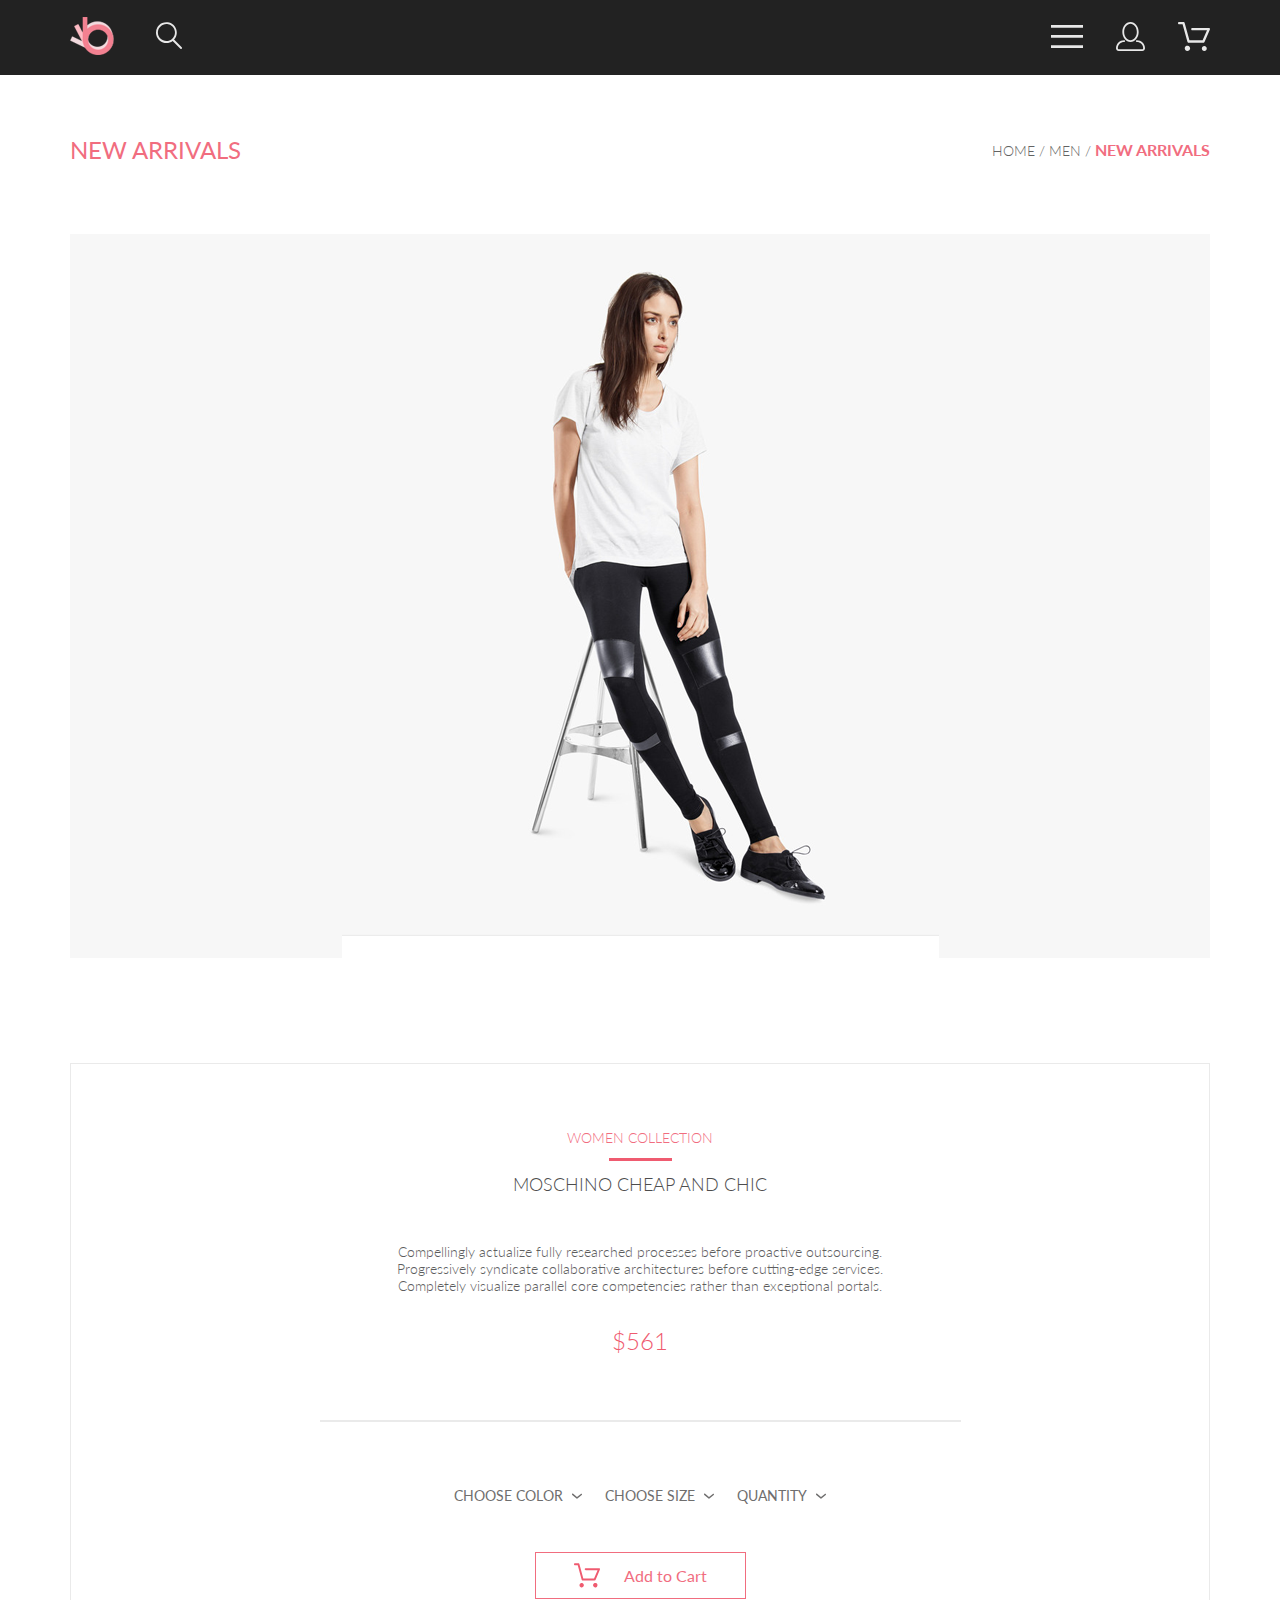
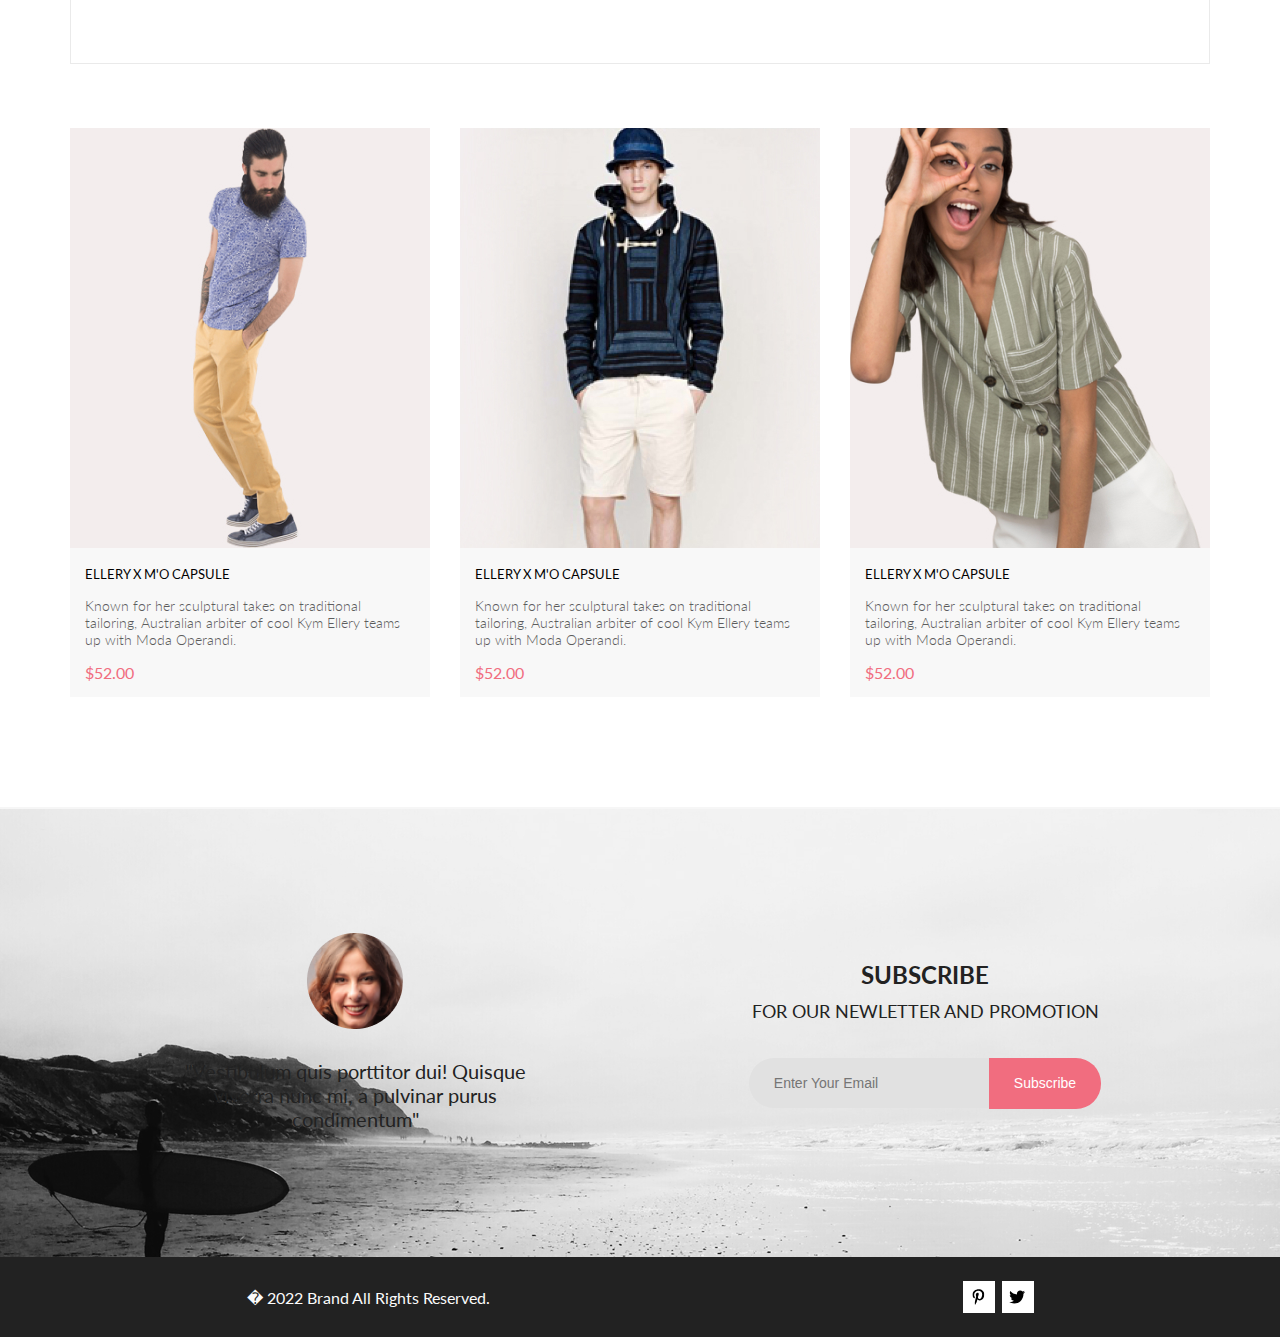
<file: product.html>
<!DOCTYPE html>
<html lang="en">
<head>
    <meta charset="UTF-8">
    <meta name="viewport" content="width=device-width, initial-scale=1.0">
    <link rel="preconnect" href="https://fonts.googleapis.com">
    <link rel="preconnect" href="https://fonts.gstatic.com" crossorigin>
    <link href="https://fonts.googleapis.com/css2?family=Lato:wght@300;400;900&display=swap" rel="stylesheet">
    <title>Product</title>
    <link rel="stylesheet" href="style.css">
</head>
<body>
    <div class="container">
        <header>
            <div class="header center">
                <div class="header__left">
                    <div class="logo">
                        <a href="index.html">
                           <img src="img/logo.svg" alt="logo">
                        </a>
                    </div>
                    <div class="search">
                        <a href="#">
                            <svg width="27" height="28" viewBox="0 0 27 28" fill="none" xmlns="http://www.w3.org/2000/svg">
                            <path d="M19.0586 17.6249C20.6703 15.8648 21.6272 13.6038 21.7688 11.2215C21.9103 8.8392 21.2279 6.48075 19.836 4.5422C18.4441 2.60365 16.4275 1.20306 14.125 0.575643C11.8224 -0.0517774 9.37412 0.132183 7.19119 1.09663C5.00826 2.06108 3.22365 3.74727 2.13706 5.87205C1.05047 7.99682 0.728077 10.4308 1.22402 12.7652C1.71996 15.0996 3.00403 17.1922 4.8606 18.6917C6.71717 20.1912 9.03316 21.0063 11.4196 20.9999C13.672 21.003 15.8635 20.269 17.6597 18.9099L25.4076 26.7169C25.4931 26.806 25.5956 26.8771 25.7089 26.926C25.8222 26.975 25.9442 27.0008 26.0676 27.0019C26.1913 27.0023 26.3138 26.9772 26.4273 26.9282C26.5409 26.8792 26.6431 26.8072 26.7276 26.7169C26.9016 26.536 26.9987 26.2949 26.9987 26.0439C26.9987 25.793 26.9016 25.5518 26.7276 25.3709L19.0586 17.6249ZM2.88565 10.4999C2.89848 8.81465 3.40996 7.17089 4.35561 5.77587C5.30126 4.38086 6.63875 3.29703 8.19946 2.66102C9.76017 2.02501 11.4743 1.86529 13.1256 2.202C14.7769 2.53871 16.2917 3.35678 17.4788 4.55307C18.6659 5.74935 19.4722 7.27031 19.7962 8.92421C20.1202 10.5781 19.9473 12.2909 19.2993 13.8467C18.6512 15.4024 17.5571 16.7315 16.1549 17.6664C14.7526 18.6013 13.105 19.1001 11.4196 19.0999C9.14819 19.0891 6.97384 18.1774 5.37386 16.5651C3.77388 14.9527 2.879 12.7714 2.88565 10.4999V10.4999Z" fill="#E8E8E8"/>
                            </svg>
                        </a>
                    </div>
                </div>     
                <div class="header__right">
                    <div class="menu">
                        <a href="#">
                            <svg width="32" height="23" viewBox="0 0 32 23" fill="none" xmlns="http://www.w3.org/2000/svg">
                            <path d="M0 23V20.31H32V23H0ZM0 12.76V10.07H32V12.76H0ZM0 2.69V0H32V2.69H0Z" fill="#E8E8E8"/>
                            </svg>
                        </a>
                    </div>
                    <div class="account">
                        <a href="#">
                            <svg width="29" height="29" viewBox="0 0 29 29" fill="none" xmlns="http://www.w3.org/2000/svg">
                            <path d="M14.5 19.937C19 19.937 22.656 15.464 22.656 9.968C22.656 4.472 19 0 14.5 0C13.3631 0.0217413 12.2463 0.303398 11.2351 0.823397C10.2239 1.34339 9.34507 2.08794 8.66602 3C7.12663 4.99573 6.30819 7.45381 6.34399 9.974C6.34399 15.465 10 19.937 14.5 19.937ZM14.5 1.813C18 1.813 20.844 5.472 20.844 9.969C20.844 14.466 17.998 18.125 14.5 18.125C11.002 18.125 8.15603 14.465 8.15503 9.969C8.15403 5.473 11 1.813 14.5 1.813ZM20.844 18.125C20.6036 18.125 20.373 18.2205 20.203 18.3905C20.033 18.5605 19.9375 18.7911 19.9375 19.0315C19.9375 19.2719 20.033 19.5025 20.203 19.6725C20.373 19.8425 20.6036 19.938 20.844 19.938C22.526 19.9399 24.1386 20.6088 25.3279 21.7982C26.5172 22.9875 27.1861 24.6 27.188 26.282C27.1875 26.5221 27.0918 26.7523 26.922 26.9221C26.7522 27.0918 26.5221 27.1875 26.282 27.188H2.71997C2.47985 27.1875 2.24975 27.0918 2.07996 26.9221C1.91016 26.7523 1.81449 26.5221 1.81396 26.282C1.81608 24.6001 2.48517 22.9877 3.67444 21.7985C4.86371 20.6092 6.47608 19.9401 8.15796 19.938C8.39825 19.938 8.62868 19.8425 8.79858 19.6726C8.96849 19.5027 9.06396 19.2723 9.06396 19.032C9.06396 18.7917 8.96849 18.5613 8.79858 18.3914C8.62868 18.2215 8.39825 18.126 8.15796 18.126C5.99541 18.1279 3.92201 18.9875 2.39258 20.5164C0.863144 22.0453 0.00264777 24.1185 0 26.281C0.000794067 27.0019 0.287502 27.693 0.797241 28.2027C1.30698 28.7125 1.99811 28.9992 2.71899 29H26.282C27.0027 28.9989 27.6936 28.7121 28.2031 28.2024C28.7126 27.6927 28.9992 27.0017 29 26.281C28.9974 24.1187 28.1372 22.0457 26.6083 20.5168C25.0793 18.9878 23.0063 18.1276 20.844 18.125Z" fill="#E8E8E8"/>
                            </svg>
                        </a>
                    </div>
                    <div class="basket">
                        <a href="#">
                            <svg width="32" height="29" viewBox="0 0 32 29" fill="none" xmlns="http://www.w3.org/2000/svg">
                            <path d="M26.2 29C25.5522 28.9738 24.9405 28.6948 24.4962 28.2227C24.0519 27.7506 23.8104 27.1232 23.8235 26.475C23.8366 25.8269 24.1033 25.2097 24.5663 24.7559C25.0293 24.3022 25.6518 24.048 26.3 24.048C26.9483 24.048 27.5707 24.3022 28.0337 24.7559C28.4967 25.2097 28.7634 25.8269 28.7765 26.475C28.7896 27.1232 28.5481 27.7506 28.1038 28.2227C27.6594 28.6948 27.0478 28.9738 26.4 29H26.2ZM6.75195 26.32C6.75195 25.79 6.90913 25.2718 7.20361 24.8311C7.4981 24.3904 7.91667 24.0469 8.40637 23.844C8.89608 23.6412 9.43496 23.5881 9.95483 23.6915C10.4747 23.7949 10.9522 24.0502 11.327 24.425C11.7018 24.7998 11.9571 25.2773 12.0605 25.7972C12.164 26.317 12.1108 26.8559 11.908 27.3456C11.7051 27.8353 11.3616 28.2539 10.9209 28.5483C10.4802 28.8428 9.96206 29 9.43201 29C9.0799 29.0003 8.73115 28.9311 8.40576 28.7966C8.08038 28.662 7.78472 28.4646 7.53564 28.2158C7.28657 27.9669 7.08903 27.6713 6.95422 27.3461C6.81942 27.0208 6.75 26.6721 6.75 26.32H6.75195ZM10.552 20.686C10.2926 20.6868 10.04 20.6024 9.83313 20.4457C9.62629 20.2891 9.47661 20.0689 9.40698 19.819L4.57397 2.36401H1.18103C0.867544 2.36401 0.566883 2.23947 0.345215 2.01781C0.123547 1.79614 -0.000976562 1.49549 -0.000976562 1.18201C-0.000976562 0.868519 0.123547 0.567873 0.345215 0.346205C0.566883 0.124537 0.867544 5.81268e-06 1.18103 5.81268e-06H5.46204C5.72153 -0.00080736 5.97406 0.0837201 6.18079 0.240568C6.38751 0.397416 6.53686 0.617884 6.60596 0.868006L11.439 18.323H24.6169L29 8.27501H14.4C14.2418 8.27961 14.0844 8.25242 13.9369 8.19507C13.7894 8.13771 13.6549 8.05134 13.5414 7.94108C13.4279 7.83082 13.3376 7.69891 13.276 7.55315C13.2144 7.40739 13.1826 7.25075 13.1826 7.0925C13.1826 6.93426 13.2144 6.77762 13.276 6.63186C13.3376 6.4861 13.4279 6.35419 13.5414 6.24393C13.6549 6.13367 13.7894 6.0473 13.9369 5.98994C14.0844 5.93259 14.2418 5.90541 14.4 5.91001H30.813C31.0087 5.90996 31.2013 5.95866 31.3734 6.05172C31.5456 6.14478 31.6918 6.27926 31.799 6.44301C31.9068 6.60729 31.9724 6.79569 31.9899 6.99145C32.0073 7.18721 31.9762 7.38424 31.899 7.565L26.494 19.977C26.4016 20.1876 26.25 20.3668 26.0575 20.4927C25.865 20.6186 25.64 20.6858 25.41 20.686H10.552Z" fill="#E8E8E8"/>
                            </svg>
                        </a>
                    </div>
                </div> 
            </div>
        </header>
        <div class="top-head center">
            <h2 class="top-head__heading">NEW ARRIVALS</h2>
            <nav class="breadcrumbs">
                <a href="#" class="breadcrumbs__link">HOME /</a>
                <a href="#" class="breadcrumbs__link">MEN /</a>
                <a href="#" class="breadcrumbs__link_site">NEW ARRIVALS</a>
            </nav>
        </div>
        <div class="product-box center">
            <div class="product-box__img">
                <img  class="product-box__img-img" src="img/product.png" alt="product">
            </div>
        </div>
        <div class="product center">
            <div class="product__specification">
                <h4 class="product__specification-name">WOMEN COLLECTION</h4>
                <div class="product__specification-line"></div>
                <h2 class="product__specification-title">MOSCHINO CHEAP AND CHIC</h2>
                <p class="product__specification-text">Compellingly actualize fully researched processes before proactive outsourcing. Progressively syndicate collaborative architectures before cutting-edge services. Completely visualize parallel core competencies rather than exceptional portals.</p>
                <p class="product__specification-price">$561</p>
                <hr class="product__specification-dash">
                <div class="product__specification-choose">
                    <div class="product__specification-choose-item">
                        <p class="product__specification-choose-item-text">CHOOSE COLOR</p>
                        <svg width="11" height="6" viewBox="0 0 11 6" fill="none" xmlns="http://www.w3.org/2000/svg">
                            <path d="M5.00214 5.64846C4.83521 5.64879 4.67343 5.59016 4.54488 5.48275L0.258102 1.88021C0.112196 1.75791 0.0204417 1.58217 0.00302325 1.39165C-0.0143952 1.20112 0.0439493 1.01143 0.165221 0.864289C0.286493 0.717149 0.460759 0.624619 0.649682 0.607053C0.838605 0.589487 1.02671 0.648325 1.17262 0.770623L5.00214 3.9985L8.83167 0.885905C8.90475 0.826055 8.98884 0.781361 9.0791 0.754391C9.16937 0.727421 9.26403 0.718707 9.35764 0.72875C9.45126 0.738794 9.54198 0.767396 9.6246 0.812913C9.70722 0.85843 9.7801 0.919965 9.83906 0.993981C9.90449 1.06806 9.95405 1.15498 9.98462 1.24927C10.0152 1.34357 10.0261 1.44321 10.0167 1.54197C10.0073 1.64073 9.97784 1.73646 9.93005 1.82318C9.88227 1.9099 9.81724 1.98573 9.73904 2.04592L5.45225 5.52598C5.32002 5.61641 5.16154 5.65954 5.00214 5.64846V5.64846Z" fill="#6F6E6E"/>
                            </svg>        
                    </div>
                    <div class="product__specification-choose-item">
                        <p class="product__specification-choose-item-text">CHOOSE SIZE</p>
                        <svg width="11" height="6" viewBox="0 0 11 6" fill="none" xmlns="http://www.w3.org/2000/svg">
                            <path d="M5.00214 5.64846C4.83521 5.64879 4.67343 5.59016 4.54488 5.48275L0.258102 1.88021C0.112196 1.75791 0.0204417 1.58217 0.00302325 1.39165C-0.0143952 1.20112 0.0439493 1.01143 0.165221 0.864289C0.286493 0.717149 0.460759 0.624619 0.649682 0.607053C0.838605 0.589487 1.02671 0.648325 1.17262 0.770623L5.00214 3.9985L8.83167 0.885905C8.90475 0.826055 8.98884 0.781361 9.0791 0.754391C9.16937 0.727421 9.26403 0.718707 9.35764 0.72875C9.45126 0.738794 9.54198 0.767396 9.6246 0.812913C9.70722 0.85843 9.7801 0.919965 9.83906 0.993981C9.90449 1.06806 9.95405 1.15498 9.98462 1.24927C10.0152 1.34357 10.0261 1.44321 10.0167 1.54197C10.0073 1.64073 9.97784 1.73646 9.93005 1.82318C9.88227 1.9099 9.81724 1.98573 9.73904 2.04592L5.45225 5.52598C5.32002 5.61641 5.16154 5.65954 5.00214 5.64846V5.64846Z" fill="#6F6E6E"/>
                            </svg>
                    </div>
                    <div class="product__specification-choose-item">
                        <p class="product__specification-choose-item-text">QUANTITY</p>
                        <svg width="11" height="6" viewBox="0 0 11 6" fill="none" xmlns="http://www.w3.org/2000/svg">
                            <path d="M5.00214 5.64846C4.83521 5.64879 4.67343 5.59016 4.54488 5.48275L0.258102 1.88021C0.112196 1.75791 0.0204417 1.58217 0.00302325 1.39165C-0.0143952 1.20112 0.0439493 1.01143 0.165221 0.864289C0.286493 0.717149 0.460759 0.624619 0.649682 0.607053C0.838605 0.589487 1.02671 0.648325 1.17262 0.770623L5.00214 3.9985L8.83167 0.885905C8.90475 0.826055 8.98884 0.781361 9.0791 0.754391C9.16937 0.727421 9.26403 0.718707 9.35764 0.72875C9.45126 0.738794 9.54198 0.767396 9.6246 0.812913C9.70722 0.85843 9.7801 0.919965 9.83906 0.993981C9.90449 1.06806 9.95405 1.15498 9.98462 1.24927C10.0152 1.34357 10.0261 1.44321 10.0167 1.54197C10.0073 1.64073 9.97784 1.73646 9.93005 1.82318C9.88227 1.9099 9.81724 1.98573 9.73904 2.04592L5.45225 5.52598C5.32002 5.61641 5.16154 5.65954 5.00214 5.64846V5.64846Z" fill="#6F6E6E"/>
                            </svg>
                    </div>
                </div>
                <a href="" class="product__specification-button">
                    <svg class="product__specification-button-basket" width="27" height="25" viewBox="0 0 27 25" fill="none" xmlns="http://www.w3.org/2000/svg"> 
                        <path d="M5.49847 22.185C5.50635 21.752 5.64091 21.3309 5.88519 20.9748C6.12947 20.6186 6.47261 20.3431 6.87158 20.1828C7.27055 20.0226 7.7076 19.9848 8.12781 20.0741C8.54802 20.1635 8.93269 20.376 9.23358 20.685C9.53447 20.994 9.73817 21.3857 9.81909 21.811C9.90002 22.2363 9.85453 22.6763 9.68842 23.0756C9.52231 23.475 9.24296 23.8161 8.88538 24.0559C8.52779 24.2957 8.10791 24.4237 7.67847 24.4237C7.38956 24.4211 7.10399 24.3611 6.83807 24.2472C6.57216 24.1333 6.3311 23.9676 6.12866 23.7597C5.92623 23.5518 5.76639 23.3057 5.65826 23.0355C5.55013 22.7653 5.49584 22.4763 5.49847 22.185ZM21.3045 24.4237C20.8711 24.4303 20.4453 24.3087 20.0797 24.074C19.7141 23.8393 19.4247 23.5017 19.2471 23.103C19.0696 22.7042 19.0117 22.2618 19.0806 21.8303C19.1496 21.3988 19.3423 20.9971 19.6351 20.6748C19.9278 20.3524 20.3077 20.1236 20.728 20.0165C21.1482 19.9095 21.5903 19.929 21.9997 20.0724C22.4091 20.2159 22.7679 20.4771 23.0317 20.8238C23.2956 21.1706 23.453 21.5877 23.4845 22.0236C23.5269 22.6155 23.3369 23.2004 22.9555 23.6523C22.7706 23.8745 22.5436 24.0574 22.2877 24.1901C22.0319 24.3227 21.7524 24.4025 21.4655 24.4247L21.3045 24.4237ZM8.59351 17.4855C8.38116 17.4851 8.17488 17.414 8.00671 17.2833C7.83855 17.1525 7.71792 16.9694 7.66351 16.7624L3.73651 2.19527H0.978516C0.719001 2.19527 0.470064 2.09128 0.28656 1.90622C0.103056 1.72116 0 1.47018 0 1.20847C0 0.946764 0.103056 0.695782 0.28656 0.510726C0.470064 0.325669 0.719001 0.22168 0.978516 0.22168H4.45752C4.66982 0.222254 4.876 0.293463 5.04413 0.424184C5.21226 0.554905 5.33295 0.737883 5.38751 0.944787L9.31451 15.5119H20.0185L23.5765 7.12665H11.7185C11.459 7.12665 11.2101 7.02266 11.0266 6.83761C10.8431 6.65255 10.74 6.40157 10.74 6.13986C10.74 5.87815 10.8431 5.62717 11.0266 5.44211C11.2101 5.25705 11.459 5.15306 11.7185 5.15306H25.0535C25.2131 5.15352 25.3701 5.19451 25.5099 5.27223C25.6497 5.34995 25.7679 5.46195 25.8535 5.59784C25.9413 5.73569 25.9945 5.89303 26.0084 6.05627C26.0224 6.21951 25.9966 6.38368 25.9335 6.53465L21.5425 16.8935C21.469 17.0684 21.3462 17.2177 21.1895 17.3229C21.0327 17.4281 20.8488 17.4846 20.6605 17.4855H8.59351Z" fill="#EF5B70"/> 
                    </svg>
                    <span class="product__specification-add">Add to Cart</span> 
                </a>
            </div>
            </div>
        <div class="section__featured">
            <div class="featured__items  center">
                <div class="featured__item">
                    <div class="featured__img">
                        <img src="img/4.jpg" alt="item-foto">
                        <div class="add__basket">
                            <button><span class="button__basket">Add to Cart</span> </button>
                        </div>
                    </div>
                    <div class="featured__name">ELLERY X M'O CAPSULE</div>
                    <p>Known for her sculptural takes on traditional tailoring, Australian arbiter of cool Kym Ellery teams up with Moda Operandi.</p>
                    <div class="price">$52.00</div>
                </div>
                <div class="featured__item">
                    <div class="featured__img">
                        <img src="img/3.jpg" alt="item-foto">
                        <div class="add__basket">
                            <button><span class="button__basket">Add to Cart</span> </button>
                        </div>
                    </div>
                    <div class="featured__name">ELLERY X M'O CAPSULE</div>
                    <p>Known for her sculptural takes on traditional tailoring, Australian arbiter of cool Kym Ellery teams up with Moda Operandi.</p>
                    <div class="price">$52.00</div>
                </div>
                <div class="featured__item">
                    <div class="featured__img">
                        <img src="img/6.jpg" alt="item-foto">
                        <div class="add__basket">
                            <button><span class="button__basket">Add to Cart</span> </button>
                        </div>
                    </div>
                    <div class="featured__name">ELLERY X M'O CAPSULE</div>
                    <p>Known for her sculptural takes on traditional tailoring, Australian arbiter of cool Kym Ellery teams up with Moda Operandi.</p>
                    <div class="price">$52.00</div>
                </div>
            </div>
        </div>
    </div>
    <footer class="footer">
        <div class="subscribe__container">
            <div class="subscribe center">
                <div class="girl">
                    <img src="img/girl.png" alt="">
                    <p>"Vestibulum quis porttitor dui! Quisque viverra nunc mi, a pulvinar purus condimentum"</p>
                </div>
                <div class="subscribe__right">
                    <div class="subscribe__title">SUBSCRIBE</div>
                    <div class="subscribe__text">FOR OUR NEWLETTER AND PROMOTION</div>
                    <div class="subscribe__form">
                        <input type="email" placeholder="Enter Your Email" ><button>Subscribe</button>
                    </div>
                </div>
            </div>
        </div>
        <div class="copyright__container">
            <div class="social__copyright center">
                <div class="copyright">
                    � 2022  Brand  All Rights Reserved.
                </div>
                <div class="social">                          
                    <a href="#"><img src="img/pinterest.svg" alt="pinterest"></a>
                    <a href="#"><img src="img/twitter.svg" alt="twitter"></a>
                </div>
            </div>
        </div> 
    </footer>
</body>
</html>
</file>
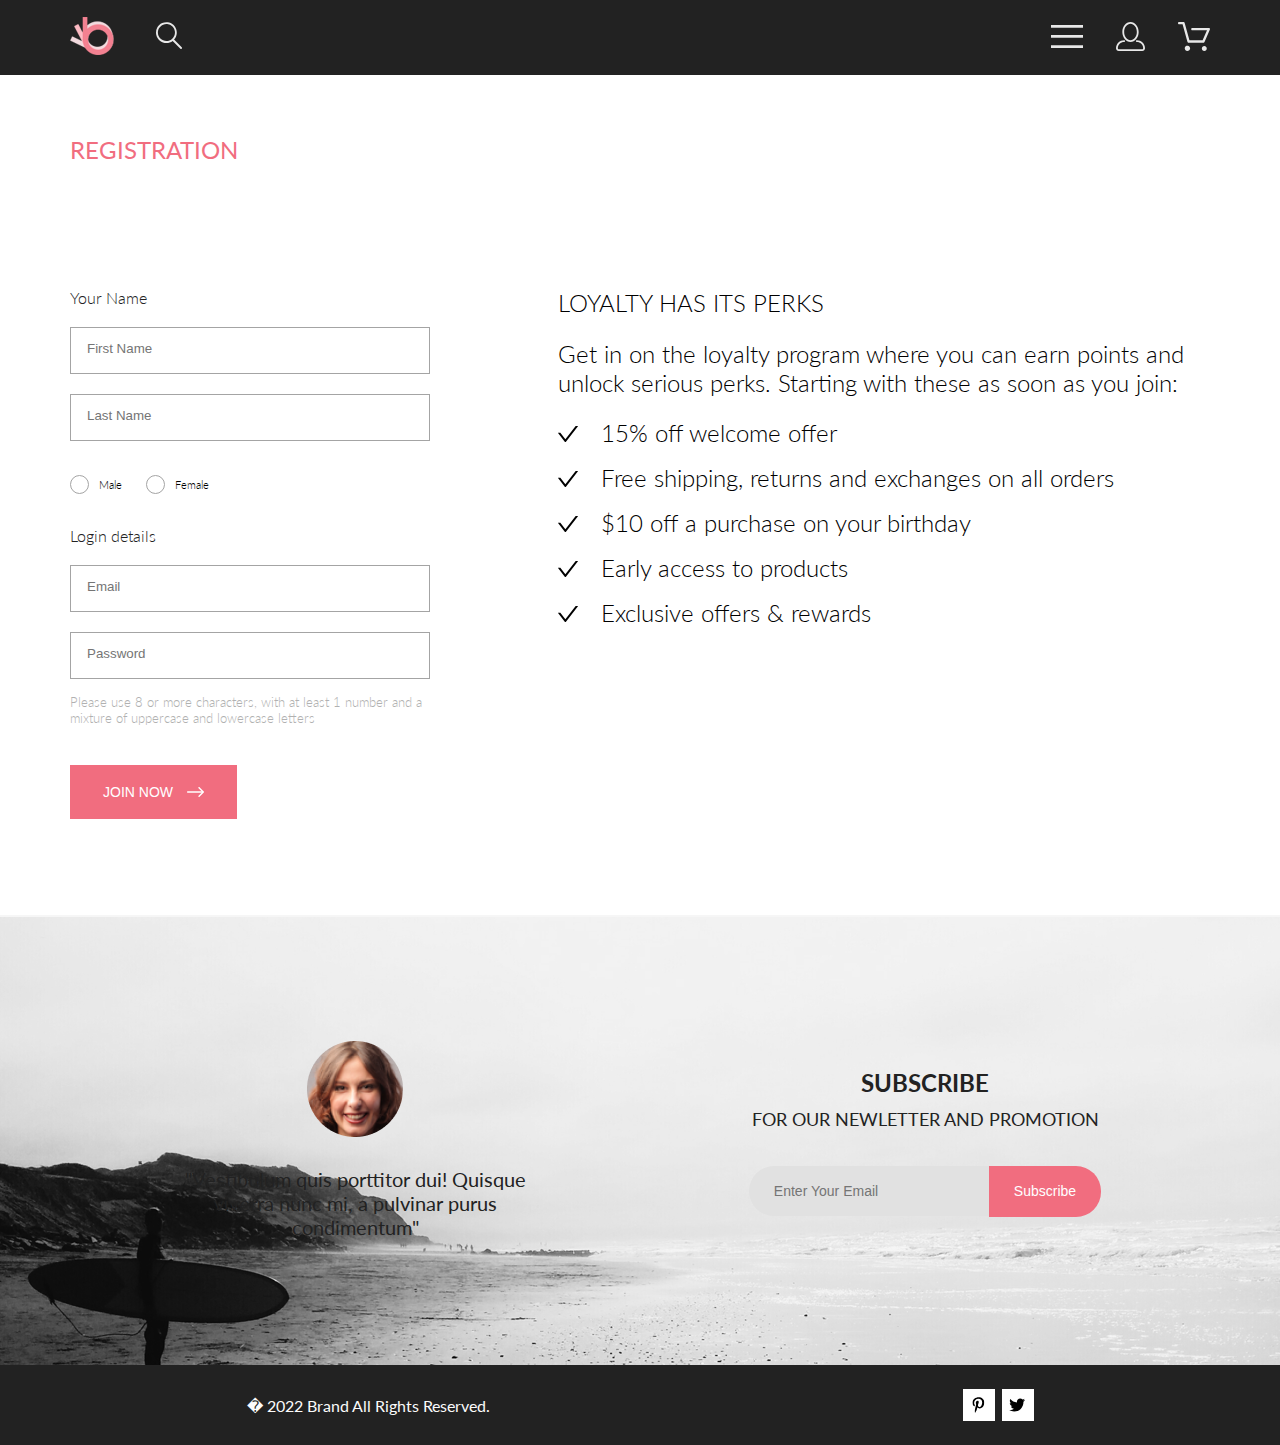
<file: registration.html>
<!DOCTYPE html>
<html lang="en">
<head>
    <meta charset="UTF-8">
    <meta name="viewport" content="width=device-width, initial-scale=1.0">
    <link rel="preconnect" href="https://fonts.googleapis.com">
    <link rel="preconnect" href="https://fonts.gstatic.com" crossorigin>
    <link href="https://fonts.googleapis.com/css2?family=Lato:wght@300;400;700;900&family=Roboto&display=swap" rel="stylesheet">
    <title>Registration</title>
    <link rel="stylesheet" href="style.css">
</head>
<body>
    <div class="container">
        <header>
            <div class="header center">
                <div class="header__left">
                    <div class="logo">
                        <a href="index.html">
                           <img src="img/logo.svg" alt="logo">
                        </a>
                    </div>
                    <div class="search">
                        <a href="#">
                            <svg width="27" height="28" viewBox="0 0 27 28" fill="none" xmlns="http://www.w3.org/2000/svg">
                            <path d="M19.0586 17.6249C20.6703 15.8648 21.6272 13.6038 21.7688 11.2215C21.9103 8.8392 21.2279 6.48075 19.836 4.5422C18.4441 2.60365 16.4275 1.20306 14.125 0.575643C11.8224 -0.0517774 9.37412 0.132183 7.19119 1.09663C5.00826 2.06108 3.22365 3.74727 2.13706 5.87205C1.05047 7.99682 0.728077 10.4308 1.22402 12.7652C1.71996 15.0996 3.00403 17.1922 4.8606 18.6917C6.71717 20.1912 9.03316 21.0063 11.4196 20.9999C13.672 21.003 15.8635 20.269 17.6597 18.9099L25.4076 26.7169C25.4931 26.806 25.5956 26.8771 25.7089 26.926C25.8222 26.975 25.9442 27.0008 26.0676 27.0019C26.1913 27.0023 26.3138 26.9772 26.4273 26.9282C26.5409 26.8792 26.6431 26.8072 26.7276 26.7169C26.9016 26.536 26.9987 26.2949 26.9987 26.0439C26.9987 25.793 26.9016 25.5518 26.7276 25.3709L19.0586 17.6249ZM2.88565 10.4999C2.89848 8.81465 3.40996 7.17089 4.35561 5.77587C5.30126 4.38086 6.63875 3.29703 8.19946 2.66102C9.76017 2.02501 11.4743 1.86529 13.1256 2.202C14.7769 2.53871 16.2917 3.35678 17.4788 4.55307C18.6659 5.74935 19.4722 7.27031 19.7962 8.92421C20.1202 10.5781 19.9473 12.2909 19.2993 13.8467C18.6512 15.4024 17.5571 16.7315 16.1549 17.6664C14.7526 18.6013 13.105 19.1001 11.4196 19.0999C9.14819 19.0891 6.97384 18.1774 5.37386 16.5651C3.77388 14.9527 2.879 12.7714 2.88565 10.4999V10.4999Z" fill="#E8E8E8"/>
                            </svg>
                        </a>
                    </div>
                </div>     
                <div class="header__right">
                    <div class="menu">
                        <a href="#">
                            <svg width="32" height="23" viewBox="0 0 32 23" fill="none" xmlns="http://www.w3.org/2000/svg">
                            <path d="M0 23V20.31H32V23H0ZM0 12.76V10.07H32V12.76H0ZM0 2.69V0H32V2.69H0Z" fill="#E8E8E8"/>
                            </svg>
                        </a>
                    </div>
                    <div class="account">
                        <a href="#">
                            <svg width="29" height="29" viewBox="0 0 29 29" fill="none" xmlns="http://www.w3.org/2000/svg">
                            <path d="M14.5 19.937C19 19.937 22.656 15.464 22.656 9.968C22.656 4.472 19 0 14.5 0C13.3631 0.0217413 12.2463 0.303398 11.2351 0.823397C10.2239 1.34339 9.34507 2.08794 8.66602 3C7.12663 4.99573 6.30819 7.45381 6.34399 9.974C6.34399 15.465 10 19.937 14.5 19.937ZM14.5 1.813C18 1.813 20.844 5.472 20.844 9.969C20.844 14.466 17.998 18.125 14.5 18.125C11.002 18.125 8.15603 14.465 8.15503 9.969C8.15403 5.473 11 1.813 14.5 1.813ZM20.844 18.125C20.6036 18.125 20.373 18.2205 20.203 18.3905C20.033 18.5605 19.9375 18.7911 19.9375 19.0315C19.9375 19.2719 20.033 19.5025 20.203 19.6725C20.373 19.8425 20.6036 19.938 20.844 19.938C22.526 19.9399 24.1386 20.6088 25.3279 21.7982C26.5172 22.9875 27.1861 24.6 27.188 26.282C27.1875 26.5221 27.0918 26.7523 26.922 26.9221C26.7522 27.0918 26.5221 27.1875 26.282 27.188H2.71997C2.47985 27.1875 2.24975 27.0918 2.07996 26.9221C1.91016 26.7523 1.81449 26.5221 1.81396 26.282C1.81608 24.6001 2.48517 22.9877 3.67444 21.7985C4.86371 20.6092 6.47608 19.9401 8.15796 19.938C8.39825 19.938 8.62868 19.8425 8.79858 19.6726C8.96849 19.5027 9.06396 19.2723 9.06396 19.032C9.06396 18.7917 8.96849 18.5613 8.79858 18.3914C8.62868 18.2215 8.39825 18.126 8.15796 18.126C5.99541 18.1279 3.92201 18.9875 2.39258 20.5164C0.863144 22.0453 0.00264777 24.1185 0 26.281C0.000794067 27.0019 0.287502 27.693 0.797241 28.2027C1.30698 28.7125 1.99811 28.9992 2.71899 29H26.282C27.0027 28.9989 27.6936 28.7121 28.2031 28.2024C28.7126 27.6927 28.9992 27.0017 29 26.281C28.9974 24.1187 28.1372 22.0457 26.6083 20.5168C25.0793 18.9878 23.0063 18.1276 20.844 18.125Z" fill="#E8E8E8"/>
                            </svg>
                        </a>
                    </div>
                    <div class="basket">
                        <a href="#">
                            <svg width="32" height="29" viewBox="0 0 32 29" fill="none" xmlns="http://www.w3.org/2000/svg">
                            <path d="M26.2 29C25.5522 28.9738 24.9405 28.6948 24.4962 28.2227C24.0519 27.7506 23.8104 27.1232 23.8235 26.475C23.8366 25.8269 24.1033 25.2097 24.5663 24.7559C25.0293 24.3022 25.6518 24.048 26.3 24.048C26.9483 24.048 27.5707 24.3022 28.0337 24.7559C28.4967 25.2097 28.7634 25.8269 28.7765 26.475C28.7896 27.1232 28.5481 27.7506 28.1038 28.2227C27.6594 28.6948 27.0478 28.9738 26.4 29H26.2ZM6.75195 26.32C6.75195 25.79 6.90913 25.2718 7.20361 24.8311C7.4981 24.3904 7.91667 24.0469 8.40637 23.844C8.89608 23.6412 9.43496 23.5881 9.95483 23.6915C10.4747 23.7949 10.9522 24.0502 11.327 24.425C11.7018 24.7998 11.9571 25.2773 12.0605 25.7972C12.164 26.317 12.1108 26.8559 11.908 27.3456C11.7051 27.8353 11.3616 28.2539 10.9209 28.5483C10.4802 28.8428 9.96206 29 9.43201 29C9.0799 29.0003 8.73115 28.9311 8.40576 28.7966C8.08038 28.662 7.78472 28.4646 7.53564 28.2158C7.28657 27.9669 7.08903 27.6713 6.95422 27.3461C6.81942 27.0208 6.75 26.6721 6.75 26.32H6.75195ZM10.552 20.686C10.2926 20.6868 10.04 20.6024 9.83313 20.4457C9.62629 20.2891 9.47661 20.0689 9.40698 19.819L4.57397 2.36401H1.18103C0.867544 2.36401 0.566883 2.23947 0.345215 2.01781C0.123547 1.79614 -0.000976562 1.49549 -0.000976562 1.18201C-0.000976562 0.868519 0.123547 0.567873 0.345215 0.346205C0.566883 0.124537 0.867544 5.81268e-06 1.18103 5.81268e-06H5.46204C5.72153 -0.00080736 5.97406 0.0837201 6.18079 0.240568C6.38751 0.397416 6.53686 0.617884 6.60596 0.868006L11.439 18.323H24.6169L29 8.27501H14.4C14.2418 8.27961 14.0844 8.25242 13.9369 8.19507C13.7894 8.13771 13.6549 8.05134 13.5414 7.94108C13.4279 7.83082 13.3376 7.69891 13.276 7.55315C13.2144 7.40739 13.1826 7.25075 13.1826 7.0925C13.1826 6.93426 13.2144 6.77762 13.276 6.63186C13.3376 6.4861 13.4279 6.35419 13.5414 6.24393C13.6549 6.13367 13.7894 6.0473 13.9369 5.98994C14.0844 5.93259 14.2418 5.90541 14.4 5.91001H30.813C31.0087 5.90996 31.2013 5.95866 31.3734 6.05172C31.5456 6.14478 31.6918 6.27926 31.799 6.44301C31.9068 6.60729 31.9724 6.79569 31.9899 6.99145C32.0073 7.18721 31.9762 7.38424 31.899 7.565L26.494 19.977C26.4016 20.1876 26.25 20.3668 26.0575 20.4927C25.865 20.6186 25.64 20.6858 25.41 20.686H10.552Z" fill="#E8E8E8"/>
                            </svg>
                        </a>
                    </div>
                </div> 
            </div>
        </header>
        <div class="top-head center">
            <h2 class="top-head__heading">REGISTRATION</h2>
        </div>
        <main class="registration-box center">
            <form  class="registration">
                <label for="registration__name" class="registration__label">Your Name</label>
                <input id="registration__name" class="registration__input" type="text" placeholder="First Name">
                <input class="registration__input" type="text" placeholder="Last Name">
                <div class="registration__checkbox">
                    <input id="checkbox-male" class="registration__checkbox-input" type="checkbox">
                    <label for="checkbox-male" class="registration__checkbox-label">Male</label>
                    <input id="checkbox-female" class="registration__checkbox-input" type="checkbox">
                    <label for="checkbox-female" class="registration__checkbox-label">Female</label>
                </div>
                <label class="registration__label">Login details</label>
                <input class="registration__input" type="email" placeholder="Email">
                <input class="registration__input" type="password" placeholder="Password">
                <p class="registration__text">Please use 8 or more characters, with at least 1 number and a mixture of uppercase and lowercase letters</p>
                <button class="registration__button" type="submit">JOIN NOW
                    <svg width="17" height="10" viewBox="0 0 17 10" fill="none" xmlns="http://www.w3.org/2000/svg">
                        <path fill-rule="evenodd" clip-rule="evenodd" d="M11.54 0.208095C11.6058 0.142131 11.684 0.0897967 11.77 0.0540883C11.8561 0.01838 11.9483 0 12.0415 0C12.1347 0 12.2269 0.01838 12.313 0.0540883C12.399 0.0897967 12.4772 0.142131 12.543 0.208095L16.7929 4.458C16.8589 4.5238 16.9112 4.60196 16.9469 4.68802C16.9826 4.77407 17.001 4.86632 17.001 4.95949C17.001 5.05266 16.9826 5.14491 16.9469 5.23097C16.9112 5.31702 16.8589 5.39518 16.7929 5.46098L12.543 9.71089C12.41 9.84389 12.2296 9.91861 12.0415 9.91861C11.8534 9.91861 11.673 9.84389 11.54 9.71089C11.407 9.57788 11.3323 9.39749 11.3323 9.2094C11.3323 9.0213 11.407 8.84091 11.54 8.70791L15.2898 4.95949L11.54 1.21107C11.474 1.14528 11.4217 1.06711 11.386 0.981059C11.3503 0.895005 11.3319 0.802752 11.3319 0.709584C11.3319 0.616415 11.3503 0.524162 11.386 0.438109C11.4217 0.352055 11.474 0.273891 11.54 0.208095Z" fill="white"/>
                        <path fill-rule="evenodd" clip-rule="evenodd" d="M0 4.95948C0 4.77162 0.0746263 4.59146 0.207462 4.45862C0.340297 4.32579 0.52046 4.25116 0.708318 4.25116H15.583C15.7708 4.25116 15.951 4.32579 16.0838 4.45862C16.2167 4.59146 16.2913 4.77162 16.2913 4.95948C16.2913 5.14734 16.2167 5.3275 16.0838 5.46033C15.951 5.59317 15.7708 5.6678 15.583 5.6678H0.708318C0.52046 5.6678 0.340297 5.59317 0.207462 5.46033C0.0746263 5.3275 0 5.14734 0 4.95948Z" fill="white"/>
                        </svg>                        
                </button>
            </form>
            <div class="loyalty">
                <h1 class="loyalty__heading">LOYALTY HAS ITS PERKS</h1>
                <p class="loyalty__text">
                    Get in on the loyalty program where you can earn points and unlock serious perks. Starting with these as soon as you join:
                </p>
                <div class="loyalty__items">
                    <p class="loyalty__item">15% off welcome offer</p>
                    <p class="loyalty__item">Free shipping, returns and exchanges on all orders</p>
                    <p class="loyalty__item">$10 off a purchase on your birthday</p>
                    <p class="loyalty__item">Early access to products</p>
                    <p class="loyalty__item">Exclusive offers & rewards</p>
                </div>
            </div>
        </main>
    </div>
    <footer class="footer">
        <div class="subscribe__container">
            <div class="subscribe center">
                <div class="girl">
                    <img src="img/girl.png" alt="">
                    <p>"Vestibulum quis porttitor dui! Quisque viverra nunc mi, a pulvinar purus condimentum"</p>
                </div>
                <div class="subscribe__right">
                    <div class="subscribe__title">SUBSCRIBE</div>
                    <div class="subscribe__text">FOR OUR NEWLETTER AND PROMOTION</div>
                    <div class="subscribe__form">
                        <input type="email" placeholder="Enter Your Email" ><button>Subscribe</button>
                    </div>
                </div>
            </div>
        </div>
        <div class="copyright__container">
            <div class="social__copyright center">
                <div class="copyright">
                    � 2022  Brand  All Rights Reserved.
                </div>
                <div class="social">                          
                    <a href="#"><img src="img/pinterest.svg" alt="pinterest"></a>
                    <a href="#"><img src="img/twitter.svg" alt="twitter"></a>
                </div>
            </div>
        </div> 
    </footer>
</body>
</html>
</file>
<file: style.css>
* {
  margin: 0;
  padding: 0;
  text-decoration: none;
  box-sizing: border-box;
}

summary {
  display: block;
}

summary::-webkit-details-marker {
  display: none;
}

body {
  font-family: "Lato", sans-serif;
}

.center {
  padding-left: calc(50% - 570px);
  padding-right: calc(50% - 570px);
}

.container {
  min-width: 375px;
}

.sort__check, .sort__summary, .filter__summary, .product__specification-button, .product__specification-choose-item, .product__specification, .product, .top-head, .social a, .social, .social__copyright, .girl, .subscribe__right, .card, .featured__all, .add__basket, .offer__item, .main, .header__right, .header__left, .header {
  display: flex;
  align-items: center;
}

.header {
  background-color: #222;
  height: 75px;
  justify-content: space-between;
  padding-bottom: 20px;
  padding-top: 20px;
}
.header__left {
  gap: 41px;
}
.header__right {
  gap: 33px;
}

.menu:active, .account:active, .basket:active {
  transform: scale(0.6);
}

.section__main {
  background: #F1E4E6;
  margin-bottom: 65px;
}

.main {
  gap: 63px;
  justify-content: center;
}

.main__foto {
  height: inherit;
  width: 48%;
  margin-left: -20%;
}

.main__foto img {
  height: inherit;
}

.main__header {
  border-left: 12px solid #f16d7f;
  width: 48%;
  padding: 1%;
}

.main__header h1 {
  font-style: normal;
  font-weight: 900;
  font-size: 48px;
  line-height: 58px;
  text-transform: uppercase;
  color: #222;
}

.main__header h2 {
  font-style: normal;
  font-weight: 400;
  font-size: 32px;
  line-height: 38px;
  text-transform: uppercase;
  color: #222;
}

.main__header span {
  font-weight: 700;
  color: #f16d7f;
}

.section__offer {
  margin: 0 auto;
}

.offer {
  display: flex;
  flex-wrap: wrap;
  justify-content: space-between;
}

.offer__item {
  justify-content: center;
  width: 32%;
  min-width: 122px;
  height: 280px;
  margin-bottom: 1%;
  background: 50%;
}

.offer__what {
  font-style: normal;
  font-weight: 400;
  font-size: 16px;
  line-height: 19px;
  text-align: center;
  color: #FFFFFF;
}

.offer__for {
  font-style: normal;
  font-weight: 700;
  font-size: 24px;
  line-height: 29px;
  text-align: center;
  color: #f16d7f;
}

.women {
  background-image: url("img/offer_women.png");
  background-size: cover;
}

.men {
  background-image: url("img/offer_men.png");
  background-size: cover;
}

.kids {
  background-image: url("img/offer_kids.png");
  background-size: cover;
}

.accesories {
  background-image: url("img/offer_accesories.png");
  background-size: cover;
  width: 100%;
  height: 180px;
}

.section__featured {
  margin-bottom: 80px;
}

.featured__description {
  text-align: center;
  margin-bottom: 50px;
}

.featured__description h2 {
  font-style: normal;
  font-weight: 400;
  font-size: 30px;
  line-height: 36px;
  color: #222;
}

.featured__description p {
  font-style: normal;
  font-weight: 400;
  font-size: 14px;
  line-height: 17px;
  color: #9F9F9F;
}

.featured__items {
  display: flex;
  flex-wrap: wrap;
  justify-content: space-between;
}

.featured__item img:hover {
  cursor: pointer;
  background-color: rgba(58, 56, 56, 0.86);
  z-index: 1;
}

.featured__item {
  width: 32%;
  max-width: 360px;
  max-height: 580px;
  background: #F8F8F8;
  margin-bottom: 30px;
}

.featured__name {
  font-style: normal;
  font-weight: 400;
  font-size: 13px;
  line-height: 16px;
  color: #000000;
  margin: 15px;
}

.featured__item img {
  width: 100%;
}

.featured__item p {
  font-style: normal;
  font-weight: 300;
  font-size: 14px;
  line-height: 17px;
  margin: 15px;
  color: #5D5D5D;
}

.featured__item .price {
  font-style: normal;
  font-weight: 400;
  font-size: 16px;
  line-height: 19px;
  margin: 15px;
  color: #f16d7f;
}

.featured__img {
  position: relative;
}

.add__basket {
  position: absolute;
  justify-content: center;
  top: 0;
  left: 0;
  padding: auto;
  height: 100%;
  width: 100%;
  background-color: rgba(58, 56, 56, 0.86);
  opacity: 0;
}

.add__basket:hover {
  opacity: 1;
  transition: 0.3s;
}

.add__basket button {
  padding: 1rem 2rem;
  background-color: transparent;
  border: 2px solid #fff;
  cursor: pointer;
}

.button__basket {
  background-image: url("img/basket.png");
  background-repeat: no-repeat;
  background-size: 26px;
  background-position: top 50%;
  padding: 5px 0 5px 30px;
  color: #fff;
}

.add__basket button:hover {
  padding: 1rem 2rem;
  background-color: rgba(255, 255, 255, 0.5);
  border: 2px solid rgba(58, 56, 56, 0.86);
  color: rgba(58, 56, 56, 0.86);
  cursor: pointer;
  transition: 0.3s;
}

.featured__all {
  justify-content: center;
}

.featured__all button {
  font-style: normal;
  font-weight: 400;
  font-size: 16px;
  line-height: 19px;
  padding: 1rem 2rem;
  color: #F26376;
  background: #FFFFFF;
  border: 1px solid #FF6A6A;
}

.featured__all button:hover {
  background-color: #F26376;
  color: #FFFFFF;
}

.cards__container {
  background-color: #222;
  padding-bottom: 103px;
  height: 341px;
}

.cards {
  display: flex;
  justify-content: space-around;
  gap: 30px;
}

.card {
  height: 300px;
  max-width: 25%;
  justify-content: center;
  flex-direction: column;
}
.card__text {
  font-style: normal;
  font-weight: 300;
  font-size: 14px;
  line-height: 17px;
  text-align: center;
  color: #FBFBFB;
}
.card__title {
  font-style: normal;
  font-weight: 400;
  font-size: 20px;
  line-height: 24px;
  color: #FBFBFB;
  margin-bottom: 1rem;
}

.card img {
  height: 35px;
  margin-bottom: 1.8rem;
}

.subscribe__container {
  background-image: url("img/subscribe.png");
  background-position: center bottom 0px;
  background-repeat: no-repeat;
  background-color: rgba(244, 244, 244, 0.8);
  width: auto;
}

.subscribe {
  display: flex;
  flex-direction: row;
  flex-wrap: wrap;
  justify-content: space-around;
}

.girl, .subscribe__right {
  flex-direction: column;
  justify-content: center;
  height: 450px;
  width: 360px;
}

.girl img {
  margin-bottom: 30px;
}

.girl p {
  font-size: 20px;
  line-height: 24px;
  text-align: center;
  color: #222;
}

.subscribe__title {
  font-style: normal;
  font-weight: 700;
  font-size: 24px;
  line-height: 167.2%;
  text-align: center;
  color: #222;
}

.subscribe__text {
  font-style: normal;
  font-weight: 400;
  font-size: 18px;
  line-height: 30px;
  text-align: center;
  color: #222;
  margin-bottom: 2rem;
}

.subscribe__form input {
  background-color: #E1E1E1;
  height: 50px;
  width: 240px;
  border-top-left-radius: 25px;
  border-bottom-left-radius: 25px;
  border: none;
  padding-left: 25px;
  font-style: normal;
  font-weight: 400;
  font-size: 14px;
  line-height: 17px;
}

.subscribe__form input:focus {
  outline: 1px solid #f16d7f;
}

.subscribe__form button {
  background: #f16d7f;
  border-top-right-radius: 25px;
  border-bottom-right-radius: 25px;
  padding: 1rem 1.5rem;
  border: 1px solid transparent;
  cursor: pointer;
  font-style: normal;
  font-weight: 400;
  font-size: 14px;
  line-height: 17px;
  color: #FFFFFF;
}

.subscribe__form button:hover {
  color: #f16d7f;
  background: #E1E1E1;
  border: 1px solid #f16d7f;
  transition: all 0.8s;
}

.copyright__container {
  background-color: #222;
}

.social__copyright {
  height: 80px;
  padding: 10px;
  justify-content: space-around;
}

.copyright {
  font-style: normal;
  font-weight: 400;
  font-size: 16px;
  line-height: 19px;
  color: #FBFBFB;
}

.social {
  flex-direction: row;
  flex-wrap: wrap;
  align-content: center;
  justify-content: center;
  gap: 7px;
}

.social a {
  width: 32px;
  height: 32px;
  background-color: #fff;
  justify-content: center;
  transition: all 0.3s;
}

.social a:hover {
  background-color: #f16d7f;
  color: #FBFBFB;
}

.social a:active {
  transform: scale(0.86);
}

.top-head {
  color: #F8F3F4;
  padding-top: 60px;
  padding-bottom: 60px;
  justify-content: space-between;
}
.top-head__heading {
  font-size: 24px;
  font-style: normal;
  font-weight: 400;
  line-height: normal;
  color: #f16d7f;
}

.breadcrumbs__link {
  color: #636363;
  font-size: 14px;
  font-style: normal;
  font-weight: 300;
  line-height: normal;
}
.breadcrumbs__link_site {
  font-weight: 700;
  color: #f16d7f;
}

.product-box {
  padding-top: 10px;
  padding-bottom: 128px;
  width: 100vw;
}
.product-box__img {
  background-color: #F7F7F7;
  margin-bottom: 41px;
  display: flex;
  justify-content: center;
}

.product {
  flex-direction: column;
}
.product__specification {
  border: 1px solid #EAEAEA;
  width: 1140px;
  flex-direction: column;
  padding-bottom: 64px;
  position: relative;
  top: -64px;
}
.product__specification-name {
  color: #f16d7f;
  font-size: 14px;
  font-style: normal;
  font-weight: 300;
  line-height: normal;
  margin-bottom: 12px;
  margin-top: 65px;
}
.product__specification-line {
  width: 63px;
  height: 3px;
  background-color: #EF5B70;
  margin-bottom: 12px;
}
.product__specification-title {
  color: #4D4D4D;
  font-size: 18px;
  font-style: normal;
  font-weight: 300;
  line-height: normal;
  margin-bottom: 48px;
}
.product__specification-text {
  color: #5E5E5E;
  text-align: center;
  font-size: 14px;
  font-style: normal;
  font-weight: 300;
  line-height: normal;
  width: 555px;
  margin-bottom: 32px;
}
.product__specification-price {
  color: #EF5B70;
  font-size: 24px;
  font-style: normal;
  font-weight: 300;
  line-height: normal;
  margin-bottom: 65px;
}
.product__specification-dash {
  width: 641px;
  border: 1px solid #EAEAEA;
  margin-bottom: 65px;
}
.product__specification-choose {
  display: flex;
  flex-direction: row;
  gap: 22px;
  margin-bottom: 48px;
}
.product__specification-choose-item {
  gap: 9px;
}
.product__specification-choose-item-text {
  color: #6F6E6E;
  font-size: 14px;
  font-style: normal;
  font-weight: 400;
  line-height: normal;
}
.product__specification-button {
  justify-content: center;
  background: #FFFFFF;
  gap: 23px;
  width: 211px;
  height: 47px;
  border: 1px solid #f16d7f;
  cursor: pointer;
  transition: all 0.7s;
}
.product__specification-button:hover {
  background-color: #f16d7f;
}
.product__specification-button-basket:hover path {
  fill: #FFF;
}
.product__specification-add {
  color: #f16d7f;
  font-size: 16px;
  font-style: normal;
  font-weight: 400;
  line-height: normal;
}
.product__specification-add:hover {
  color: #FFF;
}

.filter-sort {
  height: 132px;
  padding-top: 39px;
  position: relative;
  display: flex;
  gap: 30px;
}

.filter {
  padding-top: 13px;
  width: 360px;
  position: relative;
  z-index: 1;
}
.filter__content {
  background-color: #FFF;
  padding-top: 0;
  padding-right: 16px;
  padding-left: 16px;
  padding-bottom: 16px;
}
.filter[open] {
  background: #FFFFFF;
  box-shadow: 6px 4px 35px rgba(0, 0, 0, 0.21);
}
.filter[open] .filter__heading {
  color: #f16d7f;
}
.filter[open] path {
  fill: #f16d7f;
}
.filter__summary {
  gap: 11px;
  padding-left: 16px;
}
.filter__heading {
  color: #222;
  font-size: 14px;
  font-style: normal;
  font-weight: 600;
  line-height: normal;
}
.filter__item {
  margin-top: 16px;
}
.filter__item[open] .filter__head {
  color: #f16d7f;
}
.filter__head {
  color: #6F6E6E;
  font-size: 14px;
  font-style: normal;
  font-weight: 400;
  line-height: normal;
  padding: 8px 11px 11px 11px;
  border-bottom: 1px solid #EBEBEB;
  border-left: 5px solid #f16d7f;
}
.filter__link-box {
  display: flex;
  flex-direction: column;
  gap: 11px;
  padding: 24px 16px;
}
.filter__link {
  color: #6F6E6E;
  font-size: 14px;
  font-style: normal;
  font-weight: 400;
  line-height: normal;
}
.filter__link:hover {
  color: #f16d7f;
}

.sort {
  padding-top: 12px;
  display: flex;
  gap: 28px;
}
.sort__details {
  position: relative;
  z-index: 1;
}
.sort__summary {
  gap: 10px;
}
.sort__heading {
  color: #6F6E6E;
  font-size: 14px;
  font-style: normal;
  font-weight: 400;
  line-height: normal;
}
.sort__box {
  display: flex;
  flex-direction: column;
  gap: 8px;
  background: #FFF;
  box-shadow: 6px 4px 35px 0px rgba(0, 0, 0, 0.21);
  padding: 7px 30px 11px 9px;
  position: absolute;
  left: -9px;
  top: 22px;
}
.sort__check {
  gap: 9px;
  color: #6F6E6E;
  font-size: 14px;
  font-family: Roboto;
  font-style: normal;
  font-weight: 400;
  line-height: normal;
}

.pagination {
  display: flex;
  gap: 17px;
  padding: 12px 15px;
  border: 1px solid #EBEBEB;
  width: 285px;
  margin-left: 514px;
  margin-top: -32px;
  margin-bottom: 96px;
}
.pagination__link {
  color: #6F6E6E;
  font-size: 16px;
  line-height: 19px;
  font-weight: 300;
}
.pagination__link:hover {
  color: #f16d7f;
  font-weight: bold;
}

.content-box {
  margin-top: 96px;
  gap: 129px;
  display: flex;
}

.content-left {
  display: flex;
  flex-direction: column;
  gap: 40px;
}
.content-left__cart {
  display: flex;
  box-shadow: 17px 19px 24px 0px rgba(0, 0, 0, 0.13);
}
.content-left__img {
  width: 40%;
  -o-object-fit: cover;
     object-fit: cover;
}
.content-left__description {
  width: 350px;
  background: #FFF;
  padding-top: 22px;
  padding-left: 31px;
  padding-right: 57px;
}
.content-left__title {
  color: #222;
  font-size: 24px;
  font-style: normal;
  font-weight: 400;
  line-height: normal;
  margin-bottom: 42px;
}
.content-left__text {
  color: #575757;
  font-size: 22px;
  font-style: normal;
  font-weight: 400;
  line-height: normal;
  display: flex;
  flex-direction: column;
  gap: 6px;
}
.content-left__quantity {
  display: flex;
  gap: 24px;
}
.content-left__close {
  height: 18px;
  margin-top: 28px;
  background: #FFF;
  border: #FFF;
}
.content-left__buttons {
  display: flex;
  gap: 182px;
  margin-top: 32px;
  margin-bottom: 128px;
}
.content-left__button {
  color: #222;
  font-size: 14px;
  font-style: normal;
  font-weight: 300;
  line-height: normal;
  padding: 16px 39px;
  background: #FFF;
  border: 1px solid #6f6d6d;
}
.content-left__button:hover {
  color: #FFF;
  background: #f16d7f;
}

input[type=number] {
  background-color: #EAEAEA;
  height: 25px;
  line-height: 20px;
  text-indent: 16px;
  display: inline-block;
  width: 44px;
  border: 1px solid #ddd;
  font-size: 14px;
}

.content-right {
  padding-top: 17px;
  display: flex;
  flex-direction: column;
  gap: 20px;
  width: 360px;
}
.content-right__shipping {
  color: #222;
  font-size: 16px;
  font-style: normal;
  font-weight: 300;
  line-height: normal;
  margin-bottom: 20px;
}
.content-right__form {
  display: flex;
  flex-direction: column;
  gap: 20px;
}
.content-right__input {
  width: 100%;
  padding: 13px 16px 17px;
  border: 1px solid #A4A4A4;
}
.content-right__input::-moz-placeholder {
  color: #B1B1B1;
  font-size: 13px;
  font-style: normal;
  font-weight: 300;
  line-height: normal;
}
.content-right__input::placeholder {
  color: #B1B1B1;
  font-size: 13px;
  font-style: normal;
  font-weight: 300;
  line-height: normal;
}
.content-right__button {
  padding: 11px 14px;
  background-color: #FFFFFF;
  border: 1px solid #A4A4A4;
  margin-top: 3px;
  margin-bottom: 37px;
  width: 106px;
  color: #4A4A4A;
  font-size: 11px;
  font-style: normal;
  font-weight: 300;
  line-height: normal;
}
.content-right__button:hover {
  color: #FFF;
  background: #f16d7f;
}
.content-right__total {
  background-color: #F5F3F3;
  width: 100%;
  height: 214px;
  display: flex;
  flex-direction: column;
  align-items: center;
  padding-top: 39px;
}
.content-right__sub {
  color: #4A4A4A;
  font-size: 11px;
  font-style: normal;
  font-weight: 400;
  line-height: normal;
  position: relative;
  margin-left: 128px;
  margin-bottom: 12px;
}
.content-right__sub::after {
  content: "$900";
  color: #4A4A4A;
  font-size: 11px;
  font-weight: 400;
  line-height: normal;
  position: absolute;
  top: 0;
  left: 75px;
}
.content-right__grand {
  color: #222;
  font-size: 16px;
  font-weight: 300;
  line-height: normal;
  margin-left: 50px;
  margin-bottom: 21px;
  position: relative;
}
.content-right__grand::after {
  content: "$900";
  color: #f16d7f;
  font-size: 16px;
  font-weight: 300;
  line-height: normal;
  position: absolute;
  top: 0;
  left: 130px;
}
.content-right__line {
  width: 275px;
  height: 1px;
  color: #E2E2E2;
  margin-bottom: 17px;
}
.content-right__checkout {
  color: #FFF;
  font-size: 16px;
  font-weight: 300;
  line-height: normal;
  background-color: #f16d7f;
  border: none;
  padding: 15px 42px;
  transition: all 0.7s;
}
.content-right__checkout:active {
  transform: scale(0.9);
}

.registration-box {
  display: flex;
  padding-top: 64px;
  padding-bottom: 96px;
  gap: 128px;
  background: #FFF;
}

.registration {
  display: flex;
  flex-direction: column;
  gap: 20px;
}
.registration__label {
  color: #222;
  font-size: 16px;
  font-weight: 300;
  line-height: normal;
}
.registration__input {
  width: 360px;
  padding: 13px 16px 17px;
  border: 1px solid #A4A4A4;
}
.registration__input ::-moz-placeholder {
  color: #B1B1B1;
  font-size: 13px;
  font-weight: 300;
  line-height: normal;
}
.registration__input ::placeholder {
  color: #B1B1B1;
  font-size: 13px;
  font-weight: 300;
  line-height: normal;
}
.registration__checkbox-input {
  position: absolute;
  z-index: -1;
  opacity: 0;
  transition: all 0.7s;
}
.registration__checkbox-input:checked + label::before {
  border-color: #f16d7f;
  background-color: #f16d7f;
  background-image: url("data:image/svg+xml,%3csvg xmlns='http://www.w3.org/2000/svg' viewBox='0 0 8 8'%3e%3cpath fill='%23fff' d='M6.564.75l-3.59 3.612-1.538-1.55L0 4.26 2.974 7.25 8 2.193z'/%3e%3c/svg%3e");
}
.registration__checkbox-input:not(:disabled):not(:checked) + label:hover::before {
  border-color: #f16d7f;
}
.registration__checkbox-label {
  color: #000;
  font-size: 11px;
  font-weight: 300;
  line-height: normal;
  margin-right: 20px;
  margin-top: 14px;
  margin-bottom: 12px;
}
.registration__checkbox-input + label {
  display: inline-flex;
  align-items: center;
  -webkit-user-select: none;
     -moz-user-select: none;
          user-select: none;
}
.registration__checkbox-input + label::before {
  content: "";
  display: inline-block;
  width: 17px;
  height: 17px;
  flex-shrink: 0;
  flex-grow: 0;
  border: 1px solid #A4A4A4;
  border-radius: 100%;
  margin-right: 10px;
  background-repeat: no-repeat;
  background-position: center center;
  background-size: 50% 50%;
}
.registration__text {
  width: 359px;
  margin-top: -5px;
  margin-bottom: 19px;
  color: #B1B1B1;
  font-size: 13px;
  font-weight: 300;
  line-height: normal;
}
.registration__button {
  width: 167px;
  padding: 17px 29px;
  color: #FFF;
  font-size: 14px;
  font-weight: 400;
  line-height: normal;
  background-color: #f16d7f;
  border-color: transparent;
  transition: all 0.7s;
}
.registration__button:active {
  transform: scale(0.9);
}
.registration__button svg {
  margin-left: 10px;
}

.loyalty__heading {
  color: #000;
  font-size: 24px;
  font-weight: 300;
  line-height: normal;
  margin-bottom: 22px;
}
.loyalty__text {
  color: #000;
  font-size: 24px;
  font-weight: 300;
  line-height: normal;
  margin-bottom: 21px;
}
.loyalty__items {
  display: flex;
  flex-direction: column;
  gap: 16px;
}
.loyalty__item {
  color: #000;
  font-size: 24px;
  font-weight: 300;
  line-height: normal;
}
.loyalty__item::before {
  content: url(img/checkmark.svg);
  margin-right: 23px;
}

@media screen and (max-width: 1024px) {
  .center {
    padding-left: calc(50% - 368px);
    padding-right: calc(50% - 368px);
  }
  .main {
    height: 370px;
  }
  .main__header h1 {
    font-size: 44px;
    line-height: 53px;
  }
  .main__header h2 {
    font-size: 24px;
    line-height: 29px;
  }
  .featured__item {
    width: 48%;
  }
  .featured__item:nth-child(3) {
    display: none;
  }
  .cards__container {
    height: 610px;
  }
  .cards {
    flex-direction: column;
    justify-content: center;
    align-items: center;
    padding-top: 48px;
  }
  .card {
    height: 134px;
    width: 320px;
    max-width: none;
  }
  .subscribe {
    flex-direction: column;
    flex-wrap: nowrap;
    justify-content: center;
    align-items: center;
  }
  .girl, .subscribe__right {
    height: 300px;
  }
  .subscribe__right {
    padding-bottom: 140px;
  }
  .pagination {
    margin-left: 253px;
    margin-bottom: 63px;
    margin-top: -60px;
  }
  .content-box {
    flex-direction: column;
    gap: 64px;
  }
  .content-left__cart {
    width: 100%;
  }
  .content-left__buttons {
    display: flex;
    gap: 48px;
    margin-top: 32px;
    justify-content: center;
    margin-bottom: 0px;
  }
  .content-right {
    display: flex;
    flex-direction: row;
    gap: 15px;
    width: 100%;
    margin-bottom: 128px;
  }
  .content-right__adress {
    width: 50%;
  }
  .content-right__total {
    width: 50%;
    margin-top: 40px;
  }
  .registration-box {
    width: auto;
    gap: 22px;
  }
  .loyalty__heading, .loyalty__text, .loyalty__item {
    font-size: 16px;
  }
}
@media screen and (max-width: 767px) {
  .center {
    padding-left: calc(50% - 185px);
    padding-right: calc(50% - 185px);
  }
  .header__left {
    margin-left: 16px;
  }
  .header__right {
    margin-right: 16px;
  }
  .account, .basket {
    display: none;
  }
  .main {
    justify-content: center;
  }
  .main__foto {
    display: none;
  }
  .main__header {
    width: auto;
  }
  .main__header h1 {
    font-size: 38px;
    line-height: 46px;
  }
  .main__header h2 {
    font-size: 20px;
    line-height: 24px;
  }
  .featured__item {
    width: 100vw;
    margin: 15px auto;
  }
  .featured__item:nth-child(3) {
    display: none;
  }
  .featured__all {
    margin-top: 41px;
  }
  .offer {
    flex-direction: column;
    gap: 32px;
  }
  .offer__item {
    width: 100%;
    height: 248px;
  }
  .accesories {
    margin-top: 32px;
    margin-bottom: 64px;
    height: 111px;
  }
  .cards__container {
    height: 610px;
  }
  .cards {
    flex-direction: column;
    justify-content: center;
    align-items: center;
    gap: 46px;
  }
  .card {
    height: 130px;
    width: 320px;
    max-width: none;
  }
  .subscribe {
    flex-direction: column;
    flex-wrap: nowrap;
    justify-content: center;
    align-items: center;
  }
  .girl, .subscribe__right {
    height: 300px;
  }
  .subscribe__right {
    padding-bottom: 110px;
  }
  .social__copyright {
    flex-direction: column-reverse;
    height: 143px;
    padding-top: 43px;
    padding-bottom: 9px;
  }
  .container {
    padding-bottom: 9px;
  }
  .top-head {
    display: flex;
    flex-direction: column;
    gap: 32px;
    padding-top: 24px;
    padding-bottom: 46px;
  }
  .filter-sort {
    height: 81px;
    padding-top: 24px;
    gap: 50px;
  }
  .filter {
    width: auto;
  }
  .filter__heading {
    display: none;
  }
  .filter__svg-dekstop {
    transform: scale(2.5);
    margin-left: 10px;
  }
  .sort__heading {
    font-size: 12px;
  }
  .pagination {
    margin-left: 46px;
  }
  .content-box {
    gap: 48px;
  }
  .content-left {
    gap: 30px;
  }
  .content-left__description {
    padding-top: 14px;
    padding-left: 17px;
    padding-right: 0px;
  }
  .content-left__title {
    font-size: 16px;
    margin-bottom: 26px;
  }
  .content-left__text {
    font-size: 14px;
    margin-bottom: 38px;
  }
  .content-left__close {
    margin-right: 12px;
  }
  .content-left__close svg {
    width: 10px;
    height: 11px;
  }
  .content-left__buttons {
    gap: 9px;
    margin-top: 0px;
  }
  .content-left__button {
    font-size: 12px;
    font-weight: 400;
    padding: 9px 18px;
  }
  .content-right {
    flex-direction: column;
    margin-bottom: 96px;
    margin-left: 9px;
    margin-right: 6px;
  }
  .content-right__adress {
    width: 95%;
  }
  .content-right__total {
    width: 95%;
    margin-top: 0px;
  }
  input[type=number] {
    height: 15px;
    line-height: 1, 5;
    text-indent: 9px;
    width: 24px;
    font-size: 10px;
  }
  .registration-box {
    flex-direction: column;
    margin-left: 9px;
    margin-right: 9px;
  }
  .product-box {
    padding-top: 81px;
    padding-bottom: 81px;
  }
  .product-box__img-img {
    width: 375px;
  }
  .product__specification {
    width: 100%;
  }
  .product__specification-title {
    margin-bottom: 32px;
  }
  .product__specification-text {
    line-height: 143.1%;
    width: 326px;
  }
  .product__specification-price {
    line-height: 130%;
    margin-bottom: 32px;
  }
  .product__specification-dash {
    width: 175px;
    margin-bottom: 49px;
  }
  .product__specification-choose {
    gap: 25px;
    margin-bottom: 65px;
  }
  .product__specification-choose-item-text {
    font-size: 10px;
  }
}/*# sourceMappingURL=style.css.map */
</file>
